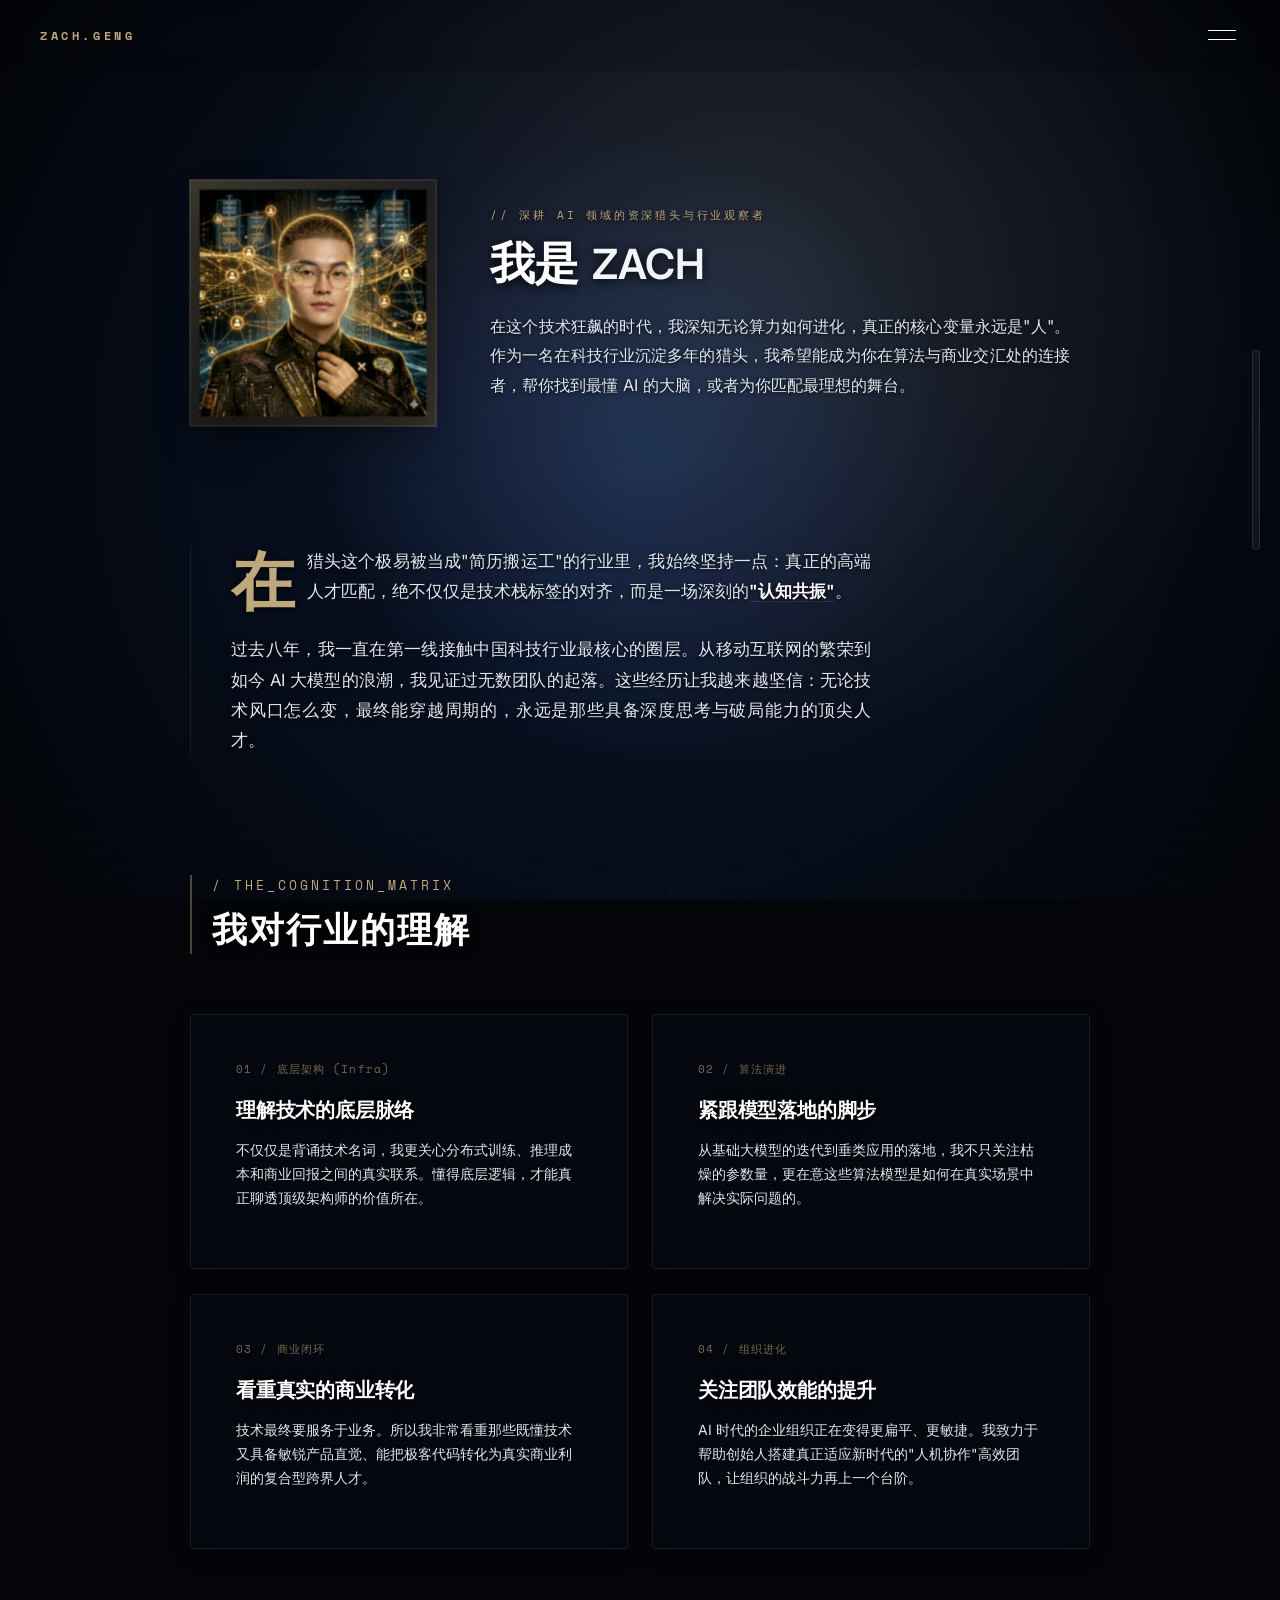
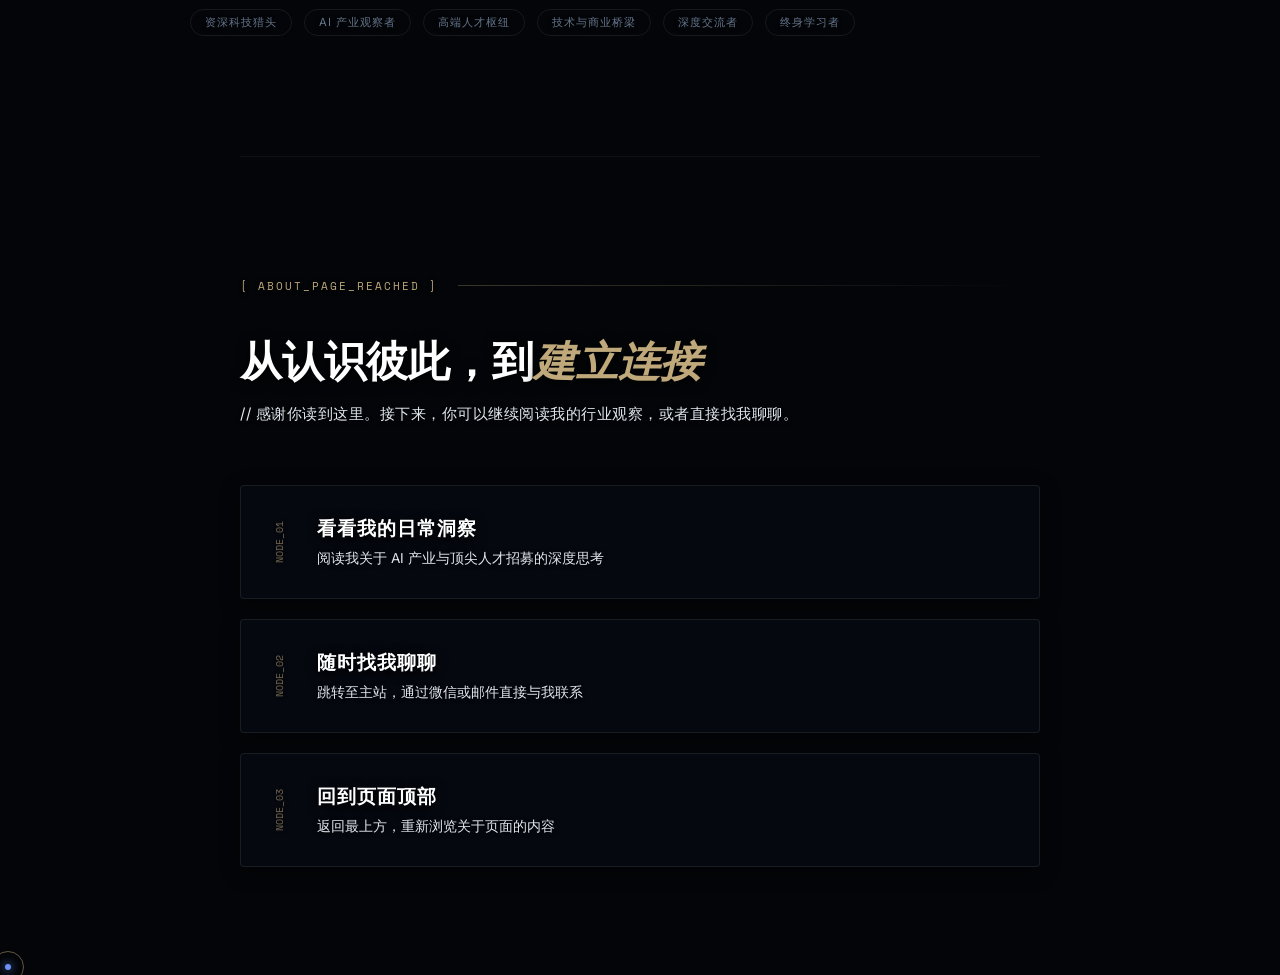
<file: about.html>
<!DOCTYPE html>
<html lang="zh-CN">
<head>
<meta charset="UTF-8">
<meta name="viewport" content="width=device-width, initial-scale=1.0">
<title>ZACH ｜ 涌现与回响 Emergence</title>
<link href="https://fonts.googleapis.com/css2?family=Inter:wght@300;400;600&family=Playfair+Display:ital,wght@0,700;1,700&family=Space+Mono&display=swap" rel="stylesheet">
<style>
:root {
--accent: #bfa87a;
--bg: #05080f;
--glass: rgba(255, 255, 255, 0.03);
--border: rgba(255, 255, 255, 0.08);
--text-main: #94a3b8;
--text-bright: #e2e8f0;
--leading-tight: 1.2;
--leading-normal: 1.8;
}
body {
font-family:'Inter', -apple-system, sans-serif;
background-color:#030508;
background-image: none !important;
color:#cbd5e1;
overflow-x:hidden;
-webkit-font-smoothing:antialiased;
cursor:none;
}
/* ─── 增强版：涌现深渊动态背景 (增加光亮度) ─── */
.ambient-background {
position: fixed; top: 0; left: 0; width: 100vw; height: 100vh;
z-index: -2; overflow: hidden; background-color: #030508;
pointer-events: none;
}
.ambient-glow-blue {
position: absolute; width: 150vw; height: 150vh; top: -25%; left: -25%;
background: radial-gradient(circle at center, rgba(16, 40, 90, 0.45) 0%, transparent 65%);
animation: driftBlue 25s infinite alternate ease-in-out;
}
.ambient-glow-gold {
position: absolute; width: 120vw; height: 120vh; top: -30%; right: -20%;
background: radial-gradient(circle at center, rgba(191, 168, 122, 0.15) 0%, transparent 55%);
animation: driftGold 30s infinite alternate ease-in-out;
mix-blend-mode: screen;
}
.resonance-core {
position: absolute; width: 80vw; height: 80vh; top: 10%; left: 10%;
background: radial-gradient(circle at center, rgba(16, 32, 65, 0.6) 0%, transparent 50%);
animation: corePulse 12s infinite alternate ease-in-out;
mix-blend-mode: screen;
}
.architect-grid {
position: absolute;
bottom: -30%; left: -50%;
width: 200%; height: 80%;
background-image:
linear-gradient(rgba(255, 255, 255, 0.02) 1px, transparent 1px),
linear-gradient(90deg, rgba(255, 255, 255, 0.02) 1px, transparent 1px);
background-size: 50px 50px;
transform: perspective(600px) rotateX(75deg);
animation: gridForward 15s linear infinite;
-webkit-mask-image: radial-gradient(ellipse at bottom, black 10%, transparent 60%);
mask-image: radial-gradient(ellipse at bottom, black 10%, transparent 60%);
}
@keyframes corePulse {
0% { opacity: 0.3; transform: scale(0.9); }
100% { opacity: 1; transform: scale(1.1); }
}
@keyframes driftBlue {
0% { transform: translate(0, 0) scale(1); }
100% { transform: translate(5%, 8%) scale(1.1); }
}
@keyframes driftGold {
0% { transform: translate(0, 0) scale(1); }
100% { transform: translate(-8%, 5%) scale(1.15); }
}
@keyframes gridForward {
0% { background-position: 0 0; }
100% { background-position: 0 50px; }
}
/* ─── Navigation (sync with index) ─── */
.glass-nav {
    position:fixed; top:0; left:0; right:0;
    display:flex; align-items:center; justify-content:space-between;
    height:70px;
    background:rgba(5,8,15,0.1);
    -webkit-backdrop-filter:blur(10px);
    backdrop-filter:blur(10px);
    border-bottom:1px solid transparent;
    z-index:100; padding:0 40px;
    transition:all 0.4s ease;
}
.glass-nav.scrolled {
    background:rgba(5,8,15,0.85);
    -webkit-backdrop-filter:blur(24px);
    backdrop-filter:blur(24px);
    border-bottom:1px solid rgba(255,255,255,0.08);
    box-shadow:0 10px 30px rgba(0,0,0,0.5);
}
.menu-trigger {
    background:none; border:none;
    cursor:pointer;
    display:flex; flex-direction:column;
    gap:8px;
    z-index:2000;
    padding:4px;
}
.menu-trigger .line {
    width:28px; height:1px;
    background-color:#fff;
    transition:all 0.4s cubic-bezier(0.16,1,0.3,1);
    border-radius:1px;
}
.menu-trigger.active .line:nth-child(1) {
    transform:translateY(4.5px) rotate(45deg);
}
.menu-trigger.active .line:nth-child(2) {
    transform:translateY(-4.5px) rotate(-45deg);
}
/* ─── Fullscreen Overlay ─── */
.fullscreen-overlay {
    position:fixed;
    top:0; left:0; width:100vw; height:100vh;
    background:rgba(5,8,15,0.88);
    -webkit-backdrop-filter:blur(40px);
    backdrop-filter:blur(40px);
    display:flex;
    justify-content:center;
    align-items:center;
    z-index:1500;
    opacity:0;
    pointer-events:none;
    transition:opacity 0.6s ease;
/* 🌟 核心修复：强制独立图层，彻底消除底层透视频闪 🌟 */
transform: translateZ(0);
-webkit-backface-visibility: hidden;
backface-visibility: hidden;
will-change: opacity;
}
.fullscreen-overlay.active {
    opacity:1;
    pointer-events:all;
}
/* ─── 导航菜单：绝对中轴线对称排版 ─── */
.overlay-links {
list-style: none; padding: 0;
width: 100%; max-width: 900px;
display: flex; flex-direction: column; align-items: center;
}
.overlay-links li {
margin: 30px 0; width: 100%;
transform: translateY(20px); opacity: 0;
transition: all 0.6s cubic-bezier(0.16, 1, 0.3, 1);
}
.fullscreen-overlay.active .overlay-links li { transform: translateY(0); opacity: 1; }
.fullscreen-overlay.active .overlay-links li:nth-child(1) { transition-delay: 0.1s; }
.fullscreen-overlay.active .overlay-links li:nth-child(2) { transition-delay: 0.2s; }
.fullscreen-overlay.active .overlay-links li:nth-child(3) { transition-delay: 0.3s; }
.fullscreen-overlay.active .overlay-links li:nth-child(4) { transition-delay: 0.4s; }
.overlay-links a {
text-decoration: none; display: flex; align-items: center; width: 100%;
}
.overlay-links a .zh {
flex: 1; text-align: right;
font-size: clamp(1.8rem, 4vw, 2.4rem);
font-weight: 500; color: #94a3b8;
letter-spacing: 15px;
padding-right: 40px;
transition: all 0.4s ease;
}
.overlay-links a .en {
flex: 1; text-align: left;
font-family: 'Space Mono', monospace;
font-size: 0.85rem; font-weight: 300;
color: #4a5568; text-transform: uppercase;
letter-spacing: 6px;
padding-left: 40px;
transition: all 0.4s ease;
}
.overlay-links a:hover .zh {
color: #fff;
text-shadow: 0 0 30px rgba(255,255,255,0.2);
}
.overlay-links a:hover .en {
color: #bfa87a;
}
.container { max-width: 900px; margin: 180px auto 120px; padding: 0 50px; }
/* ─── Hero Section ─── */
.profile-hero { display: grid; grid-template-columns: 220px 1fr; gap: 80px; margin-bottom: 120px; align-items: center; }
.avatar-box {
position: relative;
width: 220px;
height: 220px;
background: var(--bg);
border: 1px solid var(--border);
padding: 12px;
border-radius: 4px;
transform-style: preserve-3d;
perspective: 1000px;
transition: transform 0.6s cubic-bezier(0.23, 1, 0.32, 1);
cursor: none;
}
.avatar-box::before {
content: '';
position: absolute;
inset: -2px;
background: linear-gradient(45deg, transparent, var(--accent), transparent);
background-size: 200% 200%;
animation: borderGlow 4s linear infinite;
z-index: -1;
opacity: 0.3;
}
.avatar-box img {
width: 100%;
height: 100%;
object-fit: cover;
filter: grayscale(0.2) contrast(1.1);
transform: translateZ(30px);
box-shadow: 0 20px 40px rgba(0,0,0,0.4);
}
@keyframes borderGlow {
0% { background-position: 0% 50%; }
100% { background-position: 200% 50%; }
}
/* ─── 大标题：去花哨、重质感排版 ─── */
.hero-text h1 {
margin: 0 0 24px;
line-height: 1.1;
color: var(--text-bright);
font-family: 'Inter', -apple-system, BlinkMacSystemFont, sans-serif;
font-size: 2.8rem;
font-weight: 700;
letter-spacing: -1.5px;
}
.hero-text h1 span.en-title {
font-family: 'Inter', sans-serif;
font-style: normal;
font-weight: 600; /* 从 800 降到 600，消除粗笨感 */
color: #fff;
font-size: 2.6rem;
letter-spacing: 0;
margin-left: 15px;
display: inline-block;
opacity: 0.95;
}
.hero-text h1 span.en-title::after {
display: none !important;
}
.intro-lead {
font-size: 0.7rem;
font-family: 'Space Mono', monospace;
letter-spacing: 0.25em;
color: var(--accent);
margin-bottom: 16px;
text-transform: uppercase;
opacity: 0.8;
animation: decodeReveal 1s cubic-bezier(0.16, 1, 0.3, 1) 0.5s forwards;
}
.hero-desc {
font-size: 1.02rem;
line-height: 1.8;
color: var(--text-main);
max-width: 580px;
text-align: justify;
margin: 0;
}
.section-title {
font-family: 'Space Mono', monospace;
font-size: 0.75rem;
color: var(--accent);
letter-spacing: 0.3em;
text-transform: uppercase;
margin-bottom: 48px;
opacity: 0.8;
}
/* ─── 同步首页的大气标题排版 ─── */
.section-header {
text-align: left; margin-bottom: 40px; position: relative;
padding-left: 20px; border-left: 2px solid rgba(191,168,122,0.4);
}
.section-header .kicker {
font-family: 'Space Mono', Consolas, monospace; color: var(--accent);
font-size: 13px; letter-spacing: 3px; text-transform: uppercase; margin-bottom: 12px;
}
.section-header .main-title {
font-size: 2.2rem; font-weight: 700; letter-spacing: 2px;
margin: 0; color: #ffffff; font-family: 'Inter', sans-serif;
}
/* ─── 充实叙事区 ─── */
.philosophy-section { margin-bottom: 120px; border-left: 1px solid var(--border); padding-left: 40px; }
.philosophy-section p { font-size: 1.05rem; font-weight: 300; margin-bottom: 28px; color: var(--text-main); line-height: var(--leading-normal); text-align: justify; max-width: 640px; }
.philosophy-section p strong { color: var(--text-bright); font-weight: 600; border-bottom: 1px solid rgba(191, 168, 122, 0.2); }
.drop-cap::first-letter {
font-family: 'Playfair Display', serif;
font-size: 4rem;
float: left;
line-height: 0.8;
margin-right: 12px;
margin-top: 6px;
color: var(--accent);
font-weight: 700;
}
.matrix-grid { display: grid; grid-template-columns: repeat(2, 1fr); gap: 24px; margin-top: 60px; }
.matrix-card {
background: linear-gradient(135deg, rgba(255,255,255,0.03) 0%, rgba(255,255,255,0.01) 100%);
border: 1px solid var(--border); padding: 45px;
border-radius: 4px; transition: 0.6s cubic-bezier(0.16, 1, 0.3, 1);
}
.matrix-card:hover { background: rgba(191, 168, 122, 0.05); border-color: var(--accent); transform: translateY(-8px); }
.matrix-card h3 { color: #fff; margin-bottom: 12px; font-weight: 600; font-size: 1.25rem; letter-spacing: -0.01em; }
.matrix-card p { font-size: 0.875rem; color: #64748b; line-height: 1.7; }
.matrix-card .num { font-family: 'Space Mono', monospace; color: var(--accent); font-size: 0.7rem; display: block; margin-bottom: 20px; letter-spacing: 0.1em; opacity: 0.6; }
.tag-row { display: flex; flex-wrap: wrap; gap: 12px; margin: 60px 0; }
.tag-pill {
padding: 5px 14px; font-size: 0.7rem; letter-spacing: 1px;
border: 1px solid var(--border); color: #64748b; border-radius: 40px;
transition: all 0.5s ease; cursor: default;
}
.tag-pill:hover { border-color: var(--accent); color: var(--accent); background: rgba(191,168,122,0.05); }
/* ─── 底部交互 ─── */
.footer-cta {
text-align: center; padding: 100px 0; border-top: 1px solid var(--border);
background: linear-gradient(to bottom, transparent, rgba(191,168,122,0.02));
}
.cta-btn {
display: inline-block; padding: 18px 48px; border: 1px solid var(--accent);
color: #fff; text-decoration: none; font-size: 0.9rem; letter-spacing: 4px;
transition: 0.4s; position: relative; overflow: hidden;
}
.cta-btn:hover { background: var(--accent); color: #000; box-shadow: 0 0 30px rgba(191,168,122,0.3); }
/* ─── 脚注 ─── */
.fn-ref {
font-size: 0.65rem;
color: var(--accent);
vertical-align: super;
cursor: help;
opacity: 0.7;
transition: 0.3s;
}
.fn-ref:hover { opacity: 1; }
.footnotes {
margin-top: 120px;
padding-top: 20px;
border-top: 1px solid var(--border);
max-width: 640px;
font-size: 0.75rem;
color: #475569;
line-height: 1.7;
font-style: italic;
}
.footnotes p { margin-bottom: 8px; }
.footnotes .fn-label { color: var(--accent); font-family: 'Space Mono', monospace; margin-right: 8px; }
/* ─── Scrollbar (sync with index) ─── */
::-webkit-scrollbar { width:4px; }
::-webkit-scrollbar-track { background:#05080f; }
::-webkit-scrollbar-thumb { background:rgba(255,255,255,0.06); border-radius:2px; }
/* ─── 增强版揭幕动画 ─── */
@keyframes decodeReveal {
0% {
opacity: 0;
transform: translateY(30px) skewY(2deg);
filter: blur(10px);
}
100% {
opacity: 1;
transform: translateY(0) skewY(0);
filter: blur(0);
}
}
/* ─── 修复后的 Reveal 动画基类 ─── */
.reveal {
opacity: 0;
/* 删除了 will-change: transform, filter; 防止与高斯模糊冲突 */
}
.reveal.active {
animation: decodeReveal 1.2s cubic-bezier(0.16, 1, 0.3, 1) forwards;
}
/* 阶梯延迟：让卡片像神经网络一样逐个亮起 */
.matrix-card:nth-child(1) { animation-delay: 0.1s; }
.matrix-card:nth-child(2) { animation-delay: 0.25s; }
.matrix-card:nth-child(3) { animation-delay: 0.4s; }
.matrix-card:nth-child(4) { animation-delay: 0.55s; }
/* ─── 微信弹出层样式 ─── */
.wechat-modal {
position: fixed; top: 0; left: 0; width: 100%; height: 100%;
background: rgba(5, 8, 15, 0.95);
display: none; align-items: center; justify-content: center;
z-index: 2000; backdrop-filter: blur(10px);
}
.wechat-modal.active { display: flex; animation: fadeIn 0.4s ease; }
.modal-content {
width: 320px; background: var(--bg);
border: 1px solid var(--accent); padding: 30px;
box-shadow: 0 0 50px rgba(191, 168, 122, 0.15);
}
.modal-header { display: flex; justify-content: space-between; margin-bottom: 30px; }
.modal-header span { font-family: 'Space Mono', monospace; font-size: 0.7rem; color: var(--accent); }
.close-modal { background: none; border: none; color: #fff; font-size: 1.5rem; cursor: pointer; opacity: 0.5; }
.wechat-id-box {
display: flex; justify-content: space-between; align-items: center;
background: rgba(255, 255, 255, 0.03); border: 1px solid var(--border);
padding: 15px; margin-bottom: 20px;
}
#wechatId { font-family: 'Inter', sans-serif; font-weight: 600; color: #fff; }
#copyBtn {
background: var(--accent); border: none; color: #05080f;
padding: 6px 12px; font-family: 'Space Mono', monospace; font-size: 0.7rem; cursor: pointer;
}
.modal-hint { font-size: 0.75rem; color: #64748b; text-align: center; }
@keyframes fadeIn { from { opacity: 0; transform: scale(0.95); } to { opacity: 1; transform: scale(1); } }
/* ─── 进度条：像素级对齐首页 ─── */
.vertical-scroll-tracker {
position: fixed !important;
right: 20px !important;
top: 50% !important;
transform: translateY(-50%) !important;
width: 8px !important;
height: 200px !important;
background: rgba(255, 255, 255, 0.05) !important;
-webkit-backdrop-filter: blur(8px) !important;
backdrop-filter: blur(8px) !important;
border: 1px solid rgba(255, 255, 255, 0.1) !important;
border-radius: 20px !important;
z-index: 9999 !important;
padding: 2px !important;
display: flex !important;
flex-direction: column !important;
box-sizing: border-box !important;
cursor: grab !important;
}
.vertical-scroll-tracker:active {
cursor: grabbing !important;
}
.scroll-capsule {
width: 100% !important;
height: 0%;
background: linear-gradient(to bottom, #bfa87a, #e5d5b0) !important;
border-radius: 20px !important;
box-shadow: 0 0 12px rgba(191, 168, 122, 0.4) !important;
transition: height 0.15s cubic-bezier(0.16, 1, 0.3, 1) !important;
cursor: pointer !important;
position: relative !important;
top: 0 !important;
left: 0 !important;
}
@media (max-width: 768px) {
.vertical-scroll-tracker { display: none; }
}
/* ─── 关于页结尾终端样式 ─── */
.about-terminal-exit {
padding: 120px 0 100px;
max-width: 800px;
margin: 0 auto;
border-top: 1px solid rgba(255,255,255,0.05);
}
.terminal-header {
display: flex; align-items: center; gap: 20px; margin-bottom: 40px;
}
.status-code {
font-family: 'Space Mono', monospace; font-size: 0.7rem; color: var(--accent); letter-spacing: 2px;
}
.status-line {
flex-grow: 1; height: 1px; background: linear-gradient(to right, var(--accent), transparent); opacity: 0.3;
}
.terminal-title {
font-family: 'Playfair Display', serif; font-size: 2.6rem; color: #fff; margin-bottom: 20px; line-height: 1.2;
}
.terminal-title .resonance-text {
color: var(--accent); font-style: italic;
}
.terminal-desc {
font-family: 'Inter', sans-serif; color: #64748b; font-size: 0.95rem; margin-bottom: 60px; letter-spacing: 0.5px;
}
.terminal-actions {
display: flex; flex-direction: column; gap: 20px;
}
.terminal-node-card {
display: flex; align-items: center; padding: 30px;
background: rgba(255, 255, 255, 0.02); border: 1px solid rgba(255, 255, 255, 0.05);
border-radius: 4px; text-decoration: none; transition: all 0.4s cubic-bezier(0.16, 1, 0.3, 1);
}
.terminal-node-card:hover {
background: rgba(191, 168, 122, 0.05); border-color: var(--accent);
transform: translateX(10px);
}
.node-meta {
font-family: 'Space Mono', monospace; font-size: 0.65rem; color: var(--accent);
writing-mode: vertical-rl; transform: rotate(180deg); margin-right: 30px; opacity: 0.6;
}
.node-content { flex-grow: 1; }
.node-content h3 {
color: #f8fafc; font-size: 1.2rem; margin: 0 0 8px 0; letter-spacing: 1px;
}
.node-content p {
color: #64748b; font-size: 0.85rem; margin: 0;
}
.node-arrow {
font-family: 'Space Mono', monospace; color: var(--accent); font-size: 1.2rem; opacity: 0; transition: 0.3s;
}
.terminal-node-card:hover .node-arrow { opacity: 1; transform: translateX(5px); }
@media (max-width: 768px) {
.terminal-node-card { padding: 20px; }
.node-meta { display: none; }
}

/* ─── 核心升级：交互共振高光 (Hover Resonance Glow) ─── */
.glass-card, .feature-card, .matrix-card, .terminal-node-card {
transition: transform 0.4s cubic-bezier(0.16, 1, 0.3, 1),
border-color 0.4s ease,
box-shadow 0.4s cubic-bezier(0.16, 1, 0.3, 1),
opacity 0.6s ease, filter 0.6s ease;
box-shadow: 0 5px 20px rgba(0,0,0,0.4);
}
.glass-card:hover,
.feature-card:hover,
.matrix-card:hover,
.terminal-node-card:hover {
transform: translateY(-8px) scale(1.015);
border-color: rgba(191, 168, 122, 0.6) !important;
box-shadow:
0 30px 70px -15px rgba(0, 0, 0, 0.8),
0 0 25px rgba(191, 168, 122, 0.25),
0 0 50px rgba(191, 168, 122, 0.1),
0 0 70px rgba(191, 168, 122, 0.05);
}

/* ─── 核心升级：交互共振高光 (Hover Resonance Glow) ─── */
.glass-card, .feature-card, .matrix-card, .terminal-node-card {
transition: transform 0.4s cubic-bezier(0.16, 1, 0.3, 1),
border-color 0.4s ease,
box-shadow 0.4s cubic-bezier(0.16, 1, 0.3, 1),
opacity 0.6s ease, filter 0.6s ease;
box-shadow: 0 5px 20px rgba(0,0,0,0.4);
}
.glass-card:hover,
.feature-card:hover,
.matrix-card:hover,
.terminal-node-card:hover {
transform: translateY(-8px) scale(1.015);
border-color: rgba(191, 168, 122, 0.6) !important;
box-shadow:
0 30px 70px -15px rgba(0, 0, 0, 0.8),
0 0 25px rgba(191, 168, 122, 0.25),
0 0 50px rgba(191, 168, 122, 0.1),
0 0 70px rgba(191, 168, 122, 0.05);
}

/* ─── Custom Cursor ─── */
.custom-cursor-outer {
    position:fixed;
    width:30px; height:30px;
    border:1px solid rgba(191,168,122,0.5);
    border-radius:50%;
    transform:translate(-50%,-50%);
    pointer-events:none;
    z-index:9999;
    transition:width 0.2s, height 0.2s, background-color 0.2s, border-color 0.2s;
}
.custom-cursor-inner {
    position:fixed;
    width:6px; height:6px;
    background-color:#6e96ff;
    border-radius:50%;
    transform:translate(-50%,-50%);
    pointer-events:none;
    z-index:10000;
    box-shadow:0 0 10px #6e96ff;
    transition:width 0.2s, height 0.2s, box-shadow 0.2s;
    mix-blend-mode:difference;
}
.custom-cursor-outer.hover {
    width:50px; height:50px;
    background-color:rgba(110,150,255,0.1);
    border-color:transparent;
}
.custom-cursor-inner.hover {
    width:8px; height:8px;
    box-shadow:0 0 18px #6e96ff;
}

/* ─── 🌟 全站文字清晰度与对比度升级补丁 ─── */
/* 1. 调亮全局核心变量 */
:root {
--text-main: #cbd5e1 !important;
--text-bright: #ffffff !important;
}
/* 2. 全局基础文字提亮与文字阴影 */
body {
color: #e2e8f0 !important;
text-shadow: 0 1px 4px rgba(0, 0, 0, 0.9);
}
/* 3. 增强所有玻璃卡片的底色屏蔽力 */
.glass-card,
.blog-card,
.job-card,
.intel-card-content,
.terminal-node-card,
.signal-metric-card,
.matrix-card {
background: rgba(8, 12, 20, 0.55) !important;
backdrop-filter: blur(20px) saturate(120%) !important;
-webkit-backdrop-filter: blur(20px) saturate(120%) !important;
border: 1px solid rgba(255, 255, 255, 0.08) !important;
}
/* 4. 专门针对长文、简介、正文进行硬核提亮 */
p,
.blog-desc,
.job-excerpt,
.intel-fact,
.intel-echo-box,
.blog-content-full-sync,
.subtitle {
color: #e2e8f0 !important;
font-weight: 400 !important;
}
/* 5. 标题层级绝对高亮纯白 */
h1, h2, h3, h4,
.main-title,
.blog-title,
.job-title,
.section-title {
color: #ffffff !important;
text-shadow: 0 2px 12px rgba(0, 0, 0, 1) !important;
font-weight: 600 !important;
}
/* 6. 特殊标签和元数据的视觉平衡 */
.blog-tags, .job-tags .tag, .intel-time-tag .mono-hour {
color: #94a3b8 !important;
text-shadow: none !important;
}
</style>
</head>
<body>
<div class="user-cursor-glow-sync"></div>
<div class="ambient-background">
<div class="ambient-glow-blue"></div>
<div class="ambient-glow-gold"></div>
<div class="resonance-core"></div>
<div class="architect-grid"></div>
</div>

<!-- ═══ Navigation (sync with index) ═══ -->
<nav class="glass-nav minimal">
<a href="index.html" style="text-decoration: none; font-family: 'Space Mono', monospace; font-size: 0.75rem; letter-spacing: 0.3em; color: #bfa87a; text-transform: uppercase; font-weight: bold;">
ZACH.GENG
</a>
<button class="menu-trigger" id="menuToggle">
<span class="line"></span>
<span class="line"></span>
</button>
</nav>
<div class="fullscreen-overlay" id="navOverlay">
<ul class="overlay-links">
<li><a href="index.html"><span class="zh">首页</span><span class="en">Home</span></a></li>
<li><a href="index.html#insights"><span class="zh">思想</span><span class="en">Insights</span></a></li>
<li><a href="jobs.html"><span class="zh">职位</span><span class="en">Jobs</span></a></li>
<li><a href="about.html"><span class="zh">关于我</span><span class="en">About</span></a></li>
</ul>
</div>
<div class="container">
<section class="profile-hero">
<div class="avatar-box">
<img src="avatar.png" alt="Zach Geng">
</div>
<div class="hero-text">
<div class="intro-lead">// 深耕 AI 领域的资深猎头与行业观察者</div>
<h1>我是<span class="en-title">ZACH</span></h1>
<p class="hero-desc">
在这个技术狂飙的时代，我深知无论算力如何进化，真正的核心变量永远是"人"。作为一名在科技行业沉淀多年的猎头，我希望能成为你在算法与商业交汇处的连接者，帮你找到最懂 AI 的大脑，或者为你匹配最理想的舞台。
</p>
</div>
</section>
<section class="philosophy-section reveal">
<p class="drop-cap">在猎头这个极易被当成"简历搬运工"的行业里，我始终坚持一点：真正的高端人才匹配，绝不仅仅是技术栈标签的对齐，而是一场深刻的<strong>"认知共振"</strong>。</p>
<p>过去八年，我一直在第一线接触中国科技行业最核心的圈层。从移动互联网的繁荣到如今 AI 大模型的浪潮，我见证过无数团队的起落。这些经历让我越来越坚信：无论技术风口怎么变，最终能穿越周期的，永远是那些具备深度思考与破局能力的顶尖人才。</p>
</section>
<section>
<div class="section-header">
<div class="kicker">/ THE_COGNITION_MATRIX</div>
<h2 class="main-title">我对行业的理解</h2>
</div>
<div class="matrix-grid">
<div class="matrix-card reveal">
<span class="num">01 / 底层架构 (Infra)</span>
<h3>理解技术的底层脉络</h3>
<p>不仅仅是背诵技术名词，我更关心分布式训练、推理成本和商业回报之间的真实联系。懂得底层逻辑，才能真正聊透顶级架构师的价值所在。</p>
</div>
<div class="matrix-card reveal">
<span class="num">02 / 算法演进</span>
<h3>紧跟模型落地的脚步</h3>
<p>从基础大模型的迭代到垂类应用的落地，我不只关注枯燥的参数量，更在意这些算法模型是如何在真实场景中解决实际问题的。</p>
</div>
<div class="matrix-card reveal">
<span class="num">03 / 商业闭环</span>
<h3>看重真实的商业转化</h3>
<p>技术最终要服务于业务。所以我非常看重那些既懂技术又具备敏锐产品直觉、能把极客代码转化为真实商业利润的复合型跨界人才。</p>
</div>
<div class="matrix-card reveal">
<span class="num">04 / 组织进化</span>
<h3>关注团队效能的提升</h3>
<p>AI 时代的企业组织正在变得更扁平、更敏捷。我致力于帮助创始人搭建真正适应新时代的"人机协作"高效团队，让组织的战斗力再上一个台阶。</p>
</div>
</div>
</section>
<section class="tag-row reveal">
<div class="tag-pill">资深科技猎头</div>
<div class="tag-pill">AI 产业观察者</div>
<div class="tag-pill">高端人才枢纽</div>
<div class="tag-pill">技术与商业桥梁</div>
<div class="tag-pill">深度交流者</div>
<div class="tag-pill">终身学习者</div>
</section>
</div>
<section class="about-terminal-exit reveal">
<div class="terminal-header">
<span class="status-code">[ ABOUT_PAGE_REACHED ]</span>
<div class="status-line"></div>
</div>
<h2 class="terminal-title">
从认识彼此，到<span class="resonance-text">建立连接</span>
</h2>
<p class="terminal-desc">
// 感谢你读到这里。接下来，你可以继续阅读我的行业观察，或者直接找我聊聊。
</p>
<div class="terminal-actions">
<a href="index.html#insights" class="terminal-node-card">
<div class="node-meta">NODE_01</div>
<div class="node-content">
<h3>看看我的日常洞察</h3>
<p>阅读我关于 AI 产业与顶尖人才招募的深度思考</p>
</div>
<div class="node-arrow">→</div>
</a>
<a href="index.html#connect" class="terminal-node-card">
<div class="node-meta">NODE_02</div>
<div class="node-content">
<h3>随时找我聊聊</h3>
<p>跳转至主站，通过微信或邮件直接与我联系</p>
</div>
<div class="node-arrow">→</div>
</a>
<a href="javascript:void(0)" onclick="window.scrollTo({top:0, behavior:'smooth'})" class="terminal-node-card reset">
<div class="node-meta">NODE_03</div>
<div class="node-content">
<h3>回到页面顶部</h3>
<p>返回最上方，重新浏览关于页面的内容</p>
</div>
<div class="node-arrow">↑</div>
</a>
</div>
</section>
<script>
/* ─── Scroll Reveal (模糊入场) ─── */
var observer=new IntersectionObserver(function(entries){
entries.forEach(function(entry){
if(entry.isIntersecting){
entry.target.classList.add('active');
observer.unobserve(entry.target);
}
});
},{threshold:0.15});
document.querySelectorAll('.reveal').forEach(function(el){observer.observe(el)});
/* ─── Menu Toggle (sync with index) ─── */
var toggleBtn=document.getElementById('menuToggle');
var overlay=document.getElementById('navOverlay');
if(toggleBtn&&overlay){
    toggleBtn.addEventListener('click',function(){
        toggleBtn.classList.toggle('active');
        overlay.classList.toggle('active');
    });
    overlay.addEventListener('click',function(e){
        if(e.target===overlay||e.target.closest('a')){toggleBtn.classList.remove('active');overlay.classList.remove('active')}
    });
}
/* ─── Glass Nav Scroll ─── */
(function(){
    var nav=document.querySelector('.glass-nav');
    if(!nav)return;
    function checkScroll(){
        if(window.scrollY>50){nav.classList.add('scrolled')}
        else{nav.classList.remove('scrolled')}
    }
    window.addEventListener('scroll',checkScroll,{passive:true});
    checkScroll();
})();
/* ─── 修正版：头像 3D 磁吸悬浮 (仅悬停时触发) ─── */
(function(){
const avatar = document.querySelector('.avatar-box');
if (avatar) {
avatar.addEventListener('mousemove', function(e){
avatar.style.transition = 'none';
const rect = avatar.getBoundingClientRect();
const ax = (e.clientX - (rect.left + rect.width / 2)) * 0.1;
const ay = (e.clientY - (rect.top + rect.height / 2)) * 0.1;
avatar.style.transform = 'perspective(1000px) rotateY(' + ax + 'deg) rotateX(' + (-ay) + 'deg) translateY(-10px)';
});
avatar.addEventListener('mouseleave', function(){
avatar.style.transition = 'transform 0.6s cubic-bezier(0.23, 1, 0.32, 1)';
avatar.style.transform = 'perspective(1000px) rotateY(0deg) rotateX(0deg) translateY(0)';
});
}
})();
</script>
<div id="wechatModal" class="wechat-modal">
<div class="modal-content">
<div class="modal-header">
<span>[ CONNECT_VIA_WECHAT ]</span>
<button class="close-modal">&times;</button>
</div>
<div class="modal-body">
<div class="wechat-id-box">
<span id="wechatId">Headhunter_Zach</span>
<button id="copyBtn">COPY</button>
</div>
<p class="modal-hint">添加时请备注：来自个人网站</p>
</div>
</div>
</div>
<div class="vertical-scroll-tracker">
<div class="scroll-capsule" id="scrollCapsule"></div>
</div>
<script>
/* ─── 微信弹窗逻辑 ─── */
function toggleWechat() {
document.getElementById('wechatModal').classList.toggle('active');
}
document.addEventListener('DOMContentLoaded', function(){
const closeBtn = document.querySelector('.close-modal');
if(closeBtn) closeBtn.onclick = toggleWechat;
window.onclick = function(event) {
var modal = document.getElementById('wechatModal');
if (event.target == modal) toggleWechat();
}
const copyBtn = document.getElementById('copyBtn');
if(copyBtn) {
copyBtn.onclick = function() {
var text = document.getElementById('wechatId').innerText;
navigator.clipboard.writeText(text).then(function(){
copyBtn.innerText = 'COPIED!';
setTimeout(function(){ copyBtn.innerText = 'COPY'; }, 2000);
});
};
}
/* ─── 垂直胶囊进度条逻辑 (首页克隆版) ─── */
(function(){
var tracker = document.querySelector('.vertical-scroll-tracker');
var capsule = document.getElementById('scrollCapsule');
if(!tracker || !capsule) return;
var isDragging = false;
function updateFromScroll(){
var s = document.body.scrollTop || document.documentElement.scrollTop;
var h = document.documentElement.scrollHeight - document.documentElement.clientHeight;
if (h <= 0) return;
capsule.style.height = ((s / h) * 100) + '%';
}
function scrollFromY(clientY){
var rect = tracker.getBoundingClientRect();
var p = Math.max(0, Math.min(1, (clientY - rect.top) / rect.height));
window.scrollTo(0, p * (document.documentElement.scrollHeight - document.documentElement.clientHeight));
}
capsule.addEventListener('mousedown', function(e){ isDragging = true; e.preventDefault(); });
document.addEventListener('mousemove', function(e){ if(isDragging) scrollFromY(e.clientY); });
document.addEventListener('mouseup', function(){ isDragging = false; });
tracker.addEventListener('click', function(e){ if(e.target !== capsule) scrollFromY(e.clientY); });
capsule.addEventListener('touchstart', function(e){ isDragging = true; e.preventDefault(); });
document.addEventListener('touchmove', function(e){ if(isDragging) scrollFromY(e.touches[0].clientY); });
document.addEventListener('touchend', function(){ isDragging = false; });
window.addEventListener('scroll', updateFromScroll, {passive: true});
var retry = setInterval(updateFromScroll, 100);
setTimeout(function(){ clearInterval(retry); }, 3000);
updateFromScroll();
})();
});
/* ─── Custom Cursor ─── */
(function(){
    var outer=document.createElement('div');
    outer.className='custom-cursor-outer';
    var inner=document.createElement('div');
    inner.className='custom-cursor-inner';
    document.body.appendChild(outer);
    document.body.appendChild(inner);

    var mx=0, my=0;

    document.addEventListener('mousemove',function(e){
        mx=e.clientX; my=e.clientY;
        outer.style.left=mx+'px';
        outer.style.top=my+'px';
        inner.style.left=mx+'px';
        inner.style.top=my+'px';
    });

    document.addEventListener('mouseover',function(e){
        var t=e.target.closest('a, .glass-card, .feed-item, .insight-card, .connect-card, .stat-card, button, .footer-cta-btn');
        if(t){
            outer.classList.add('hover');
            inner.classList.add('hover');
        }
    });

    document.addEventListener('mouseout',function(e){
        var t=e.target.closest('a, .glass-card, .feed-item, .insight-card, .connect-card, .stat-card, button, .footer-cta-btn');
        if(t){
            outer.classList.remove('hover');
            inner.classList.remove('hover');
        }
    });
})();
</script>
</body>
</html>
</file>
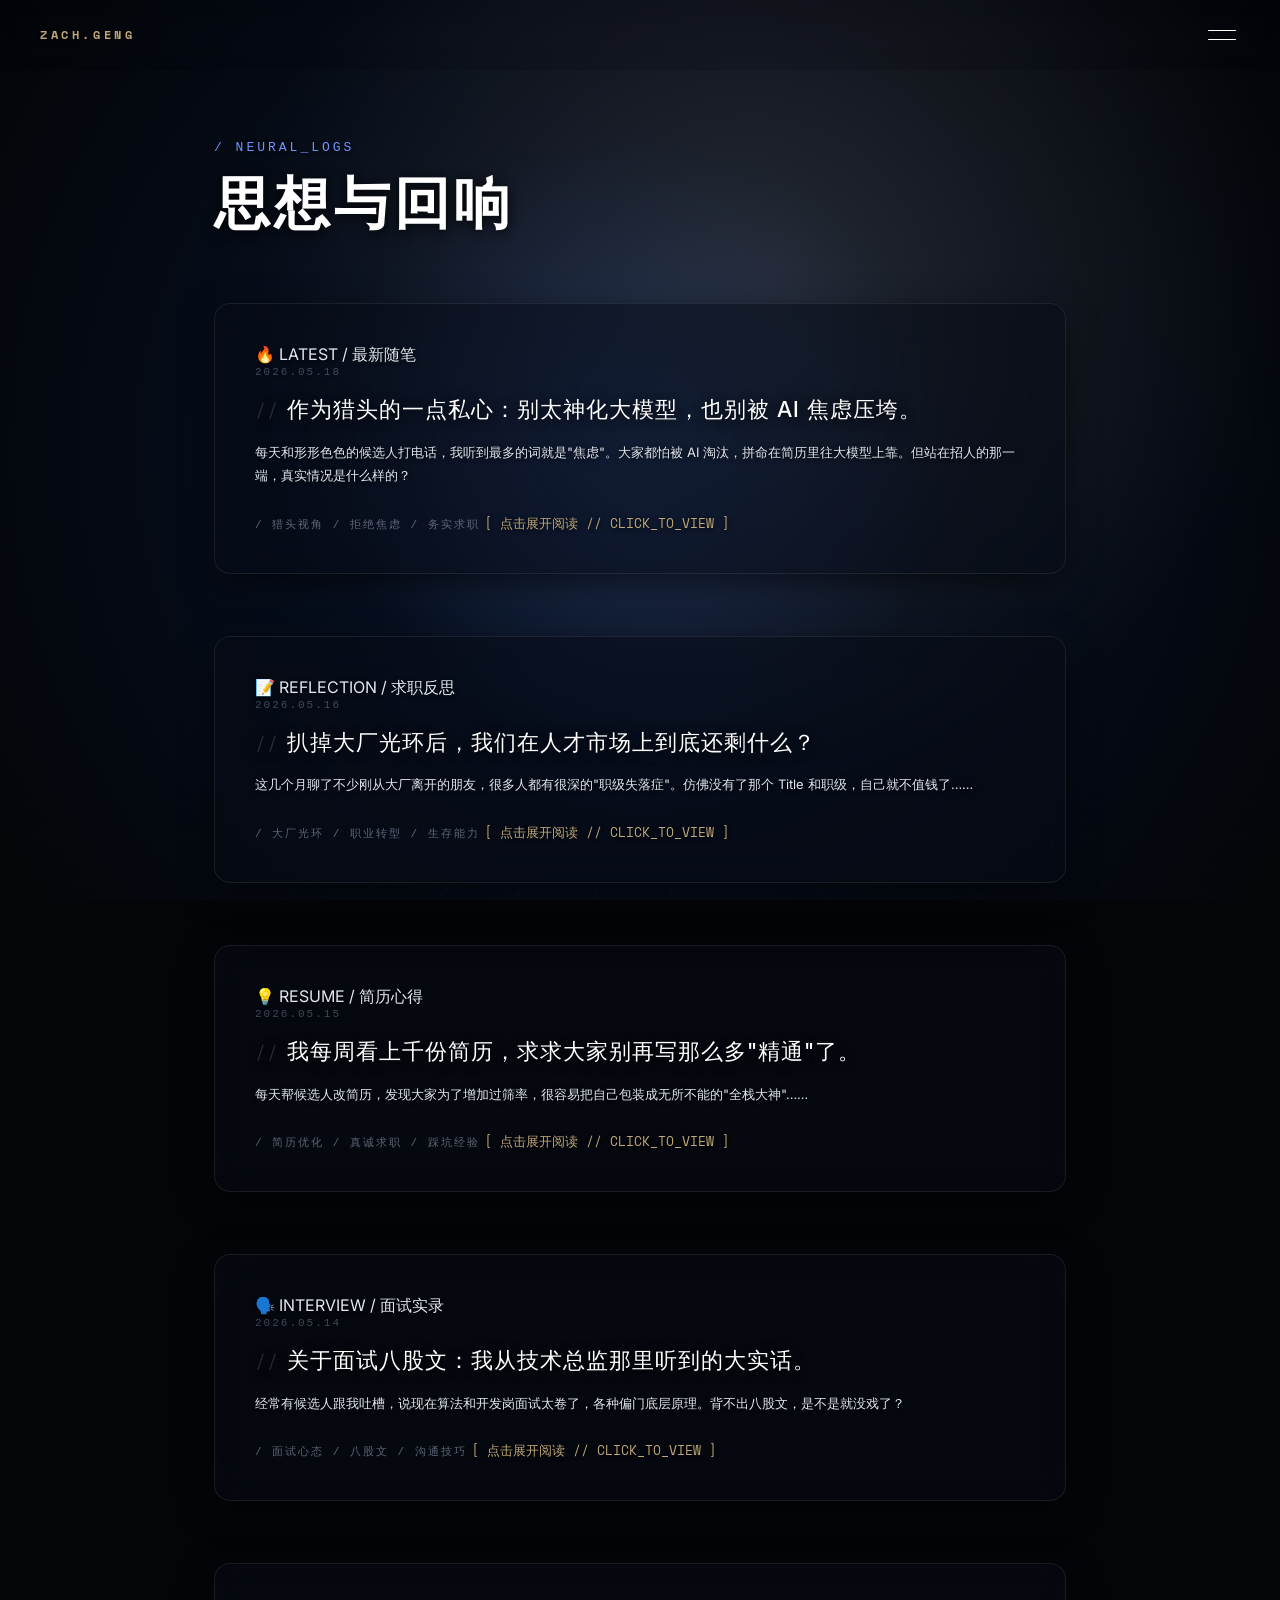
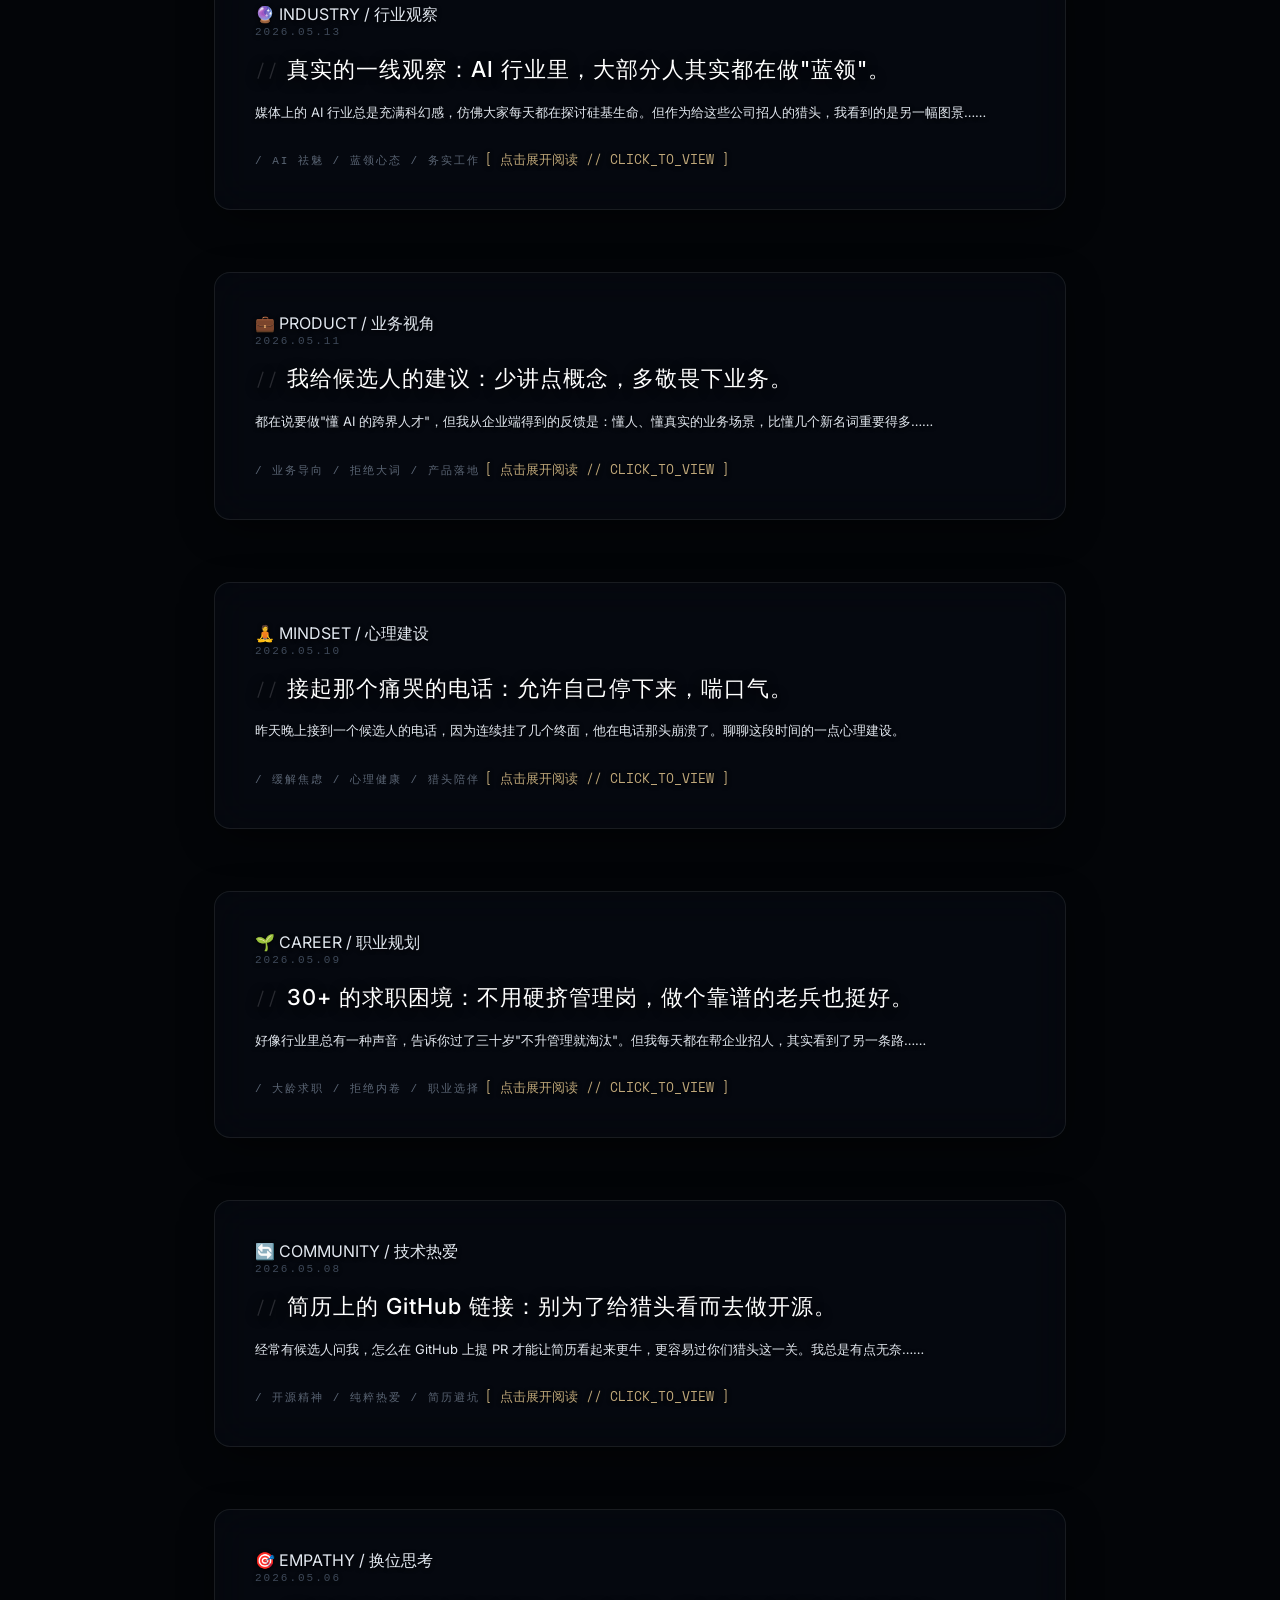
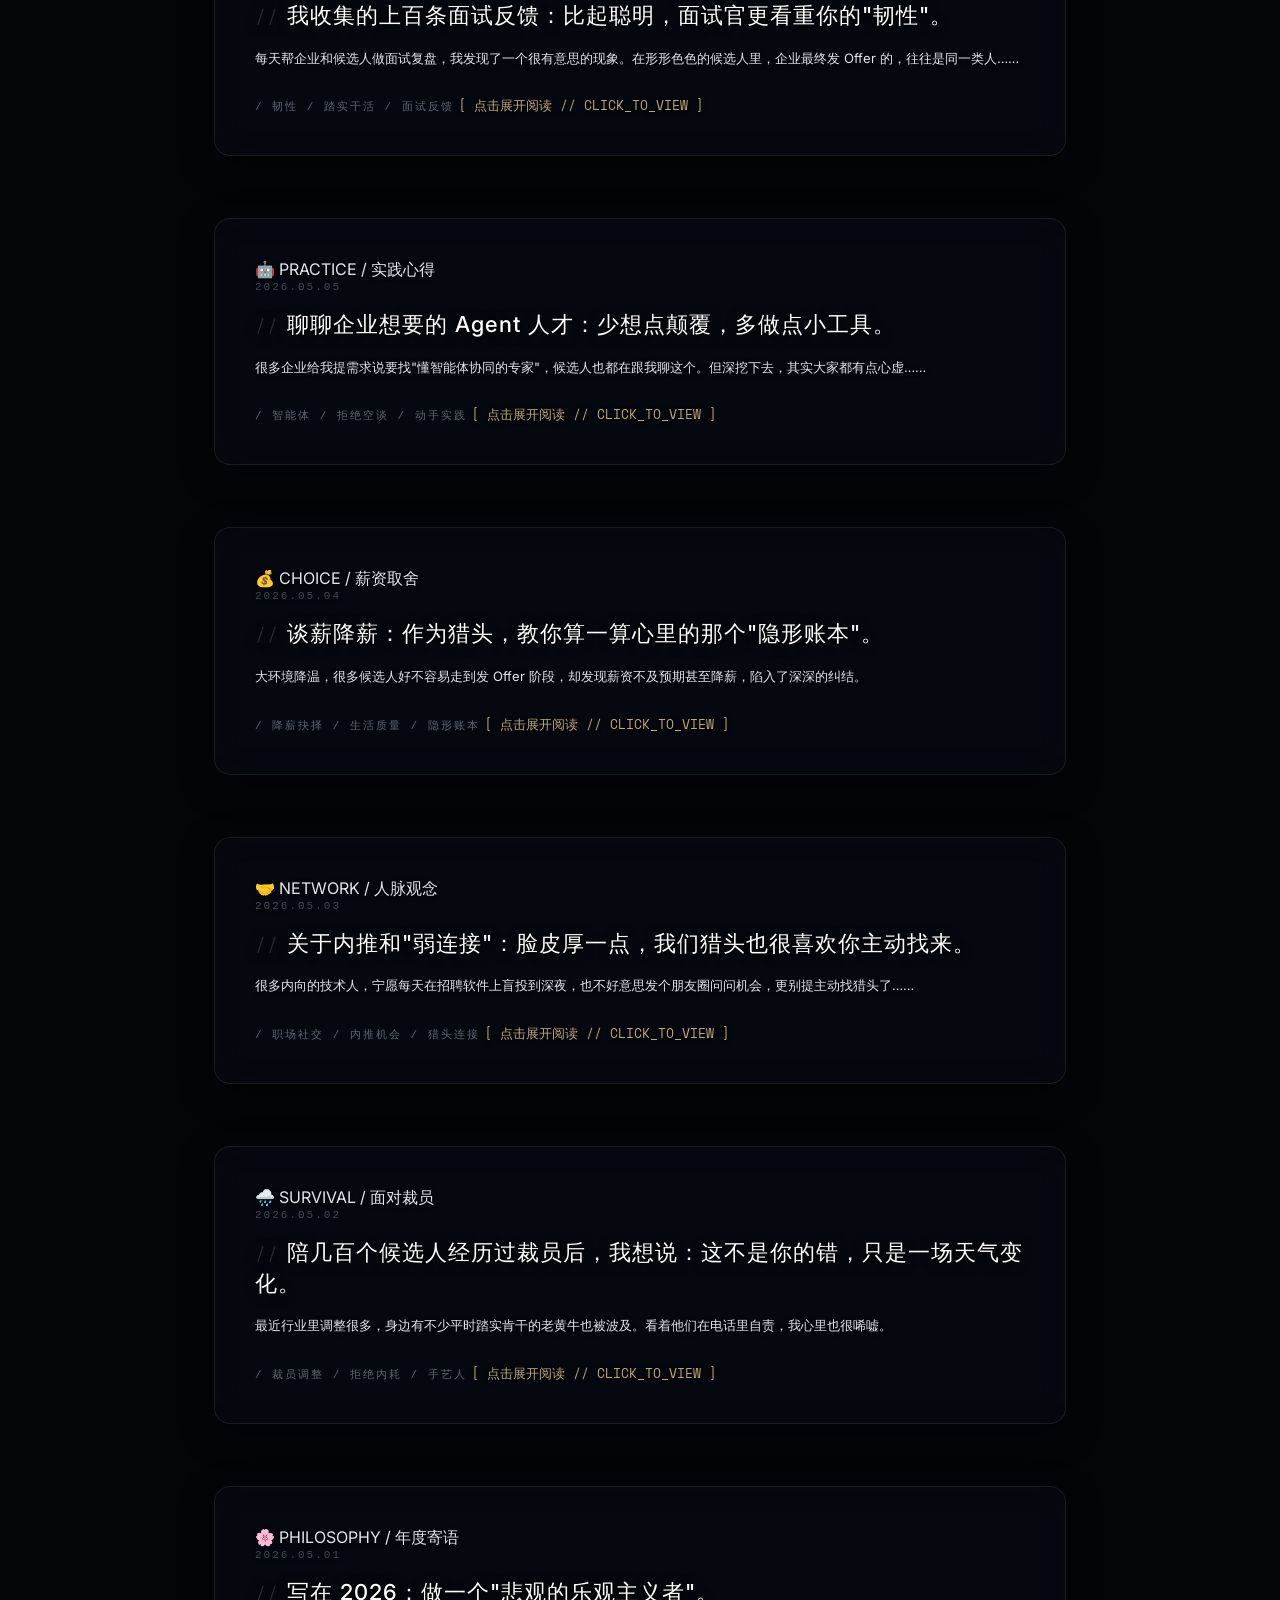
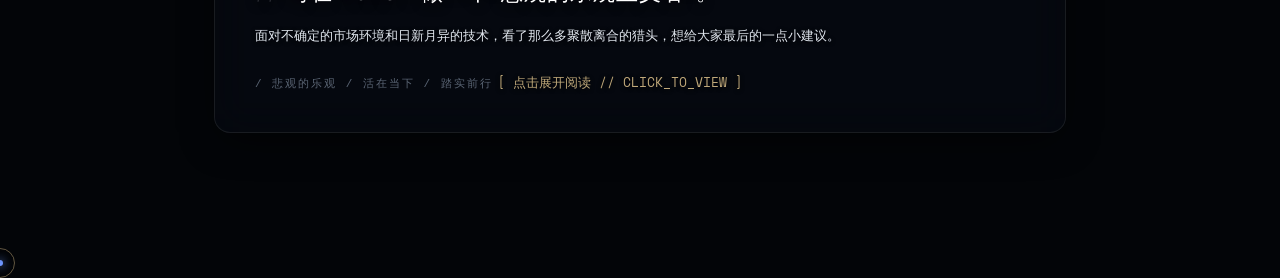
<file: blog.html>
<!DOCTYPE html>
<html lang="zh-CN">
<head>
<meta charset="UTF-8">
<meta name="viewport" content="width=device-width, initial-scale=1.0">
<title>ZACH ｜ 涌现与回响 Emergence</title>
<link rel="preconnect" href="https://fonts.googleapis.com">
<link rel="preconnect" href="https://fonts.gstatic.com" crossorigin>
    <link href="https://fonts.googleapis.com/css2?family=Inter:wght@300;400;500;600;700&family=Playfair+Display:ital,wght@0,400;0,700;1,700&family=Space+Mono&display=swap" rel="stylesheet">
<style>
*, *::before, *::after { margin:0; padding:0; box-sizing:border-box; }
html { scroll-behavior:smooth; }
body {
font-family:'Inter', -apple-system, sans-serif;
background-color:#030508;
background-image: none !important;
color:#cbd5e1;
overflow-x:hidden;
-webkit-font-smoothing:antialiased;
cursor:none;
}
/* ─── 增强版：涌现深渊动态背景 (增加光亮度) ─── */
.ambient-background {
position: fixed; top: 0; left: 0; width: 100vw; height: 100vh;
z-index: -2; overflow: hidden; background-color: #030508;
pointer-events: none;
}
.ambient-glow-blue {
position: absolute; width: 150vw; height: 150vh; top: -25%; left: -25%;
background: radial-gradient(circle at center, rgba(16, 40, 90, 0.45) 0%, transparent 65%);
animation: driftBlue 25s infinite alternate ease-in-out;
}
.ambient-glow-gold {
position: absolute; width: 120vw; height: 120vh; top: -30%; right: -20%;
background: radial-gradient(circle at center, rgba(191, 168, 122, 0.15) 0%, transparent 55%);
animation: driftGold 30s infinite alternate ease-in-out;
mix-blend-mode: screen;
}
.resonance-core {
position: absolute; width: 80vw; height: 80vh; top: 10%; left: 10%;
background: radial-gradient(circle at center, rgba(16, 32, 65, 0.6) 0%, transparent 50%);
animation: corePulse 12s infinite alternate ease-in-out;
mix-blend-mode: screen;
}
.architect-grid {
position: absolute;
bottom: -30%; left: -50%;
width: 200%; height: 80%;
background-image:
linear-gradient(rgba(255, 255, 255, 0.02) 1px, transparent 1px),
linear-gradient(90deg, rgba(255, 255, 255, 0.02) 1px, transparent 1px);
background-size: 50px 50px;
transform: perspective(600px) rotateX(75deg);
animation: gridForward 15s linear infinite;
-webkit-mask-image: radial-gradient(ellipse at bottom, black 10%, transparent 60%);
mask-image: radial-gradient(ellipse at bottom, black 10%, transparent 60%);
}
@keyframes corePulse {
0% { opacity: 0.3; transform: scale(0.9); }
100% { opacity: 1; transform: scale(1.1); }
}
@keyframes driftBlue {
0% { transform: translate(0, 0) scale(1); }
100% { transform: translate(5%, 8%) scale(1.1); }
}
@keyframes driftGold {
0% { transform: translate(0, 0) scale(1); }
100% { transform: translate(-8%, 5%) scale(1.15); }
}
@keyframes gridForward {
0% { background-position: 0 0; }
100% { background-position: 0 50px; }
}

/* ─── 核心升级：交互共振高光 (Hover Resonance Glow) ─── */
.glass-card, .feature-card, .matrix-card, .terminal-node-card {
transition: transform 0.4s cubic-bezier(0.16, 1, 0.3, 1),
border-color 0.4s ease,
box-shadow 0.4s cubic-bezier(0.16, 1, 0.3, 1),
opacity 0.6s ease, filter 0.6s ease;
box-shadow: 0 5px 20px rgba(0,0,0,0.4);
}
.glass-card:hover,
.feature-card:hover,
.matrix-card:hover,
.terminal-node-card:hover {
transform: translateY(-8px) scale(1.015);
border-color: rgba(191, 168, 122, 0.6) !important;
box-shadow:
0 30px 70px -15px rgba(0, 0, 0, 0.8),
0 0 25px rgba(191, 168, 122, 0.25),
0 0 50px rgba(191, 168, 122, 0.1),
0 0 70px rgba(191, 168, 122, 0.05);
}

/* ─── 贵族噪声 Film Grain ─── */
body::before {
    content:"";
    position:fixed;
    top:0; left:0; width:100%; height:100%;
    background-image:url('https://grainy-gradients.vercel.app/noise.svg');
    opacity:0.03;
    pointer-events:none;
    z-index:999;
}
::selection { background:rgba(255,255,255,0.1); }

/* ─── Section Breathing ─── */
section { position:relative; padding:160px 0; border-bottom:1px solid rgba(255,255,255,0.02); background:transparent !important; }
section::after {
    content:'';
    position:absolute;
    top:50%; left:50%;
    transform:translate(-50%,-50%);
    width:80%; height:80%;
    background:radial-gradient(circle, rgba(110,150,255,0.03) 0%, transparent 70%);
    pointer-events:none;
    z-index:-1;
}

/* ─── Light Leaks ─── */
#matrix::before, #daily::before {
    content:''; position:absolute; top:0; width:60%; height:100%;
    background:radial-gradient(circle at center, rgba(30,45,80,0.08) 0%, transparent 60%);
    pointer-events:none; z-index:-1;
}
#matrix::before { left:-20%; }
#daily::before { right:-20%; }

/* ─── Scroll Reveal ─── */
.reveal-up {
    opacity:0;
    transform:translateY(40px);
    transition:all 0.8s cubic-bezier(0.16,1,0.3,1);
}
.reveal-up.active {
    opacity:1;
    transform:translateY(0);
}

/* ─── Manifesto ─── */
.manifesto-section {
    padding:80px 0 120px;
    margin-top:-10px;
    position:relative;
    z-index:2;
    background:transparent !important;
}
.manifesto-text {
    font-size:20px;
    line-height:2.2;
    color:#cbd5e1;
    font-weight:300;
    text-shadow:0 0 20px rgba(255,255,255,0.05);
}
.manifesto-signature {
    margin-top:30px;
    font-family:'SF Mono', Consolas, 'Courier New', monospace;
    color:#bfa87a;
    letter-spacing:4px;
    font-size:14px;
}

/* ─── Custom Cursor ─── */
.custom-cursor-outer {
    position:fixed;
    width:30px; height:30px;
    border:1px solid rgba(191,168,122,0.5);
    border-radius:50%;
    transform:translate(-50%,-50%);
    pointer-events:none;
    z-index:9999;
    transition:width 0.2s, height 0.2s, background-color 0.2s, border-color 0.2s;
}
.custom-cursor-inner {
    position:fixed;
    width:6px; height:6px;
    background-color:#6e96ff;
    border-radius:50%;
    transform:translate(-50%,-50%);
    pointer-events:none;
    z-index:10000;
    box-shadow:0 0 10px #6e96ff;
    transition:width 0.2s, height 0.2s, box-shadow 0.2s;
    mix-blend-mode:difference;
}
.custom-cursor-outer.hover {
    width:50px; height:50px;
    background-color:rgba(110,150,255,0.1);
    border-color:transparent;
}
.custom-cursor-inner.hover {
    width:8px; height:8px;
    box-shadow:0 0 18px #6e96ff;
}

/* ─── Glass Navigation ─── */
.glass-nav {
    position:fixed; top:0; left:0; right:0;
    display:flex; align-items:center; justify-content:space-between;
    height:70px;
    background:rgba(5,8,15,0.1);
    -webkit-backdrop-filter:blur(10px);
    backdrop-filter:blur(10px);
    border-bottom:1px solid transparent;
    z-index:100; padding:0 40px;
    transition:all 0.4s ease;
}
.glass-nav.scrolled {
    background:rgba(5,8,15,0.85);
    -webkit-backdrop-filter:blur(24px);
    backdrop-filter:blur(24px);
    border-bottom:1px solid rgba(255,255,255,0.08);
    box-shadow:0 10px 30px rgba(0,0,0,0.5);
}
.glass-nav .nav-brand {
    display:flex; align-items:center; gap:12px;
    font-size:0.95rem; font-weight:600; color:#fff; letter-spacing:4px;
    text-transform:uppercase;
}
.glass-nav .nav-brand .brand-name {
    background: linear-gradient(135deg, #fff 40%, #bfa87a 100%);
    -webkit-background-clip:text;
    -webkit-text-fill-color:transparent;
    background-clip:text;
}
.glass-nav .brand-dot {
    width:7px; height:7px; border-radius:50%;
    background:#bfa87a;
    box-shadow:0 0 10px rgba(191,168,122,0.6);
}
.menu-trigger {
    background:none; border:none;
    cursor:pointer;
    display:flex; flex-direction:column;
    gap:8px;
    z-index:2000;
    padding:4px;
}
.menu-trigger .line {
    width:28px; height:1px;
    background-color:#fff;
    transition:all 0.4s cubic-bezier(0.16,1,0.3,1);
    border-radius:1px;
}
.menu-trigger.active .line:nth-child(1) {
    transform:translateY(4.5px) rotate(45deg);
}
.menu-trigger.active .line:nth-child(2) {
    transform:translateY(-4.5px) rotate(-45deg);
}

/* ─── Fullscreen Overlay ─── */
.fullscreen-overlay {
    position:fixed;
    top:0; left:0; width:100vw; height:100vh;
    background:rgba(5,8,15,0.88);
    -webkit-backdrop-filter:blur(40px);
    backdrop-filter:blur(40px);
    display:flex;
    justify-content:center;
    align-items:center;
    z-index:1500;
    opacity:0;
    pointer-events:none;
    transition:opacity 0.6s ease;
/* 🌟 核心修复：强制独立图层，彻底消除底层透视频闪 🌟 */
transform: translateZ(0);
-webkit-backface-visibility: hidden;
backface-visibility: hidden;
will-change: opacity;
}
.fullscreen-overlay.active {
    opacity:1;
    pointer-events:all;
}
/* ─── 导航菜单：绝对中轴线对称排版 ─── */
.overlay-links {
list-style: none; padding: 0;
width: 100%; max-width: 900px;
display: flex; flex-direction: column; align-items: center;
}
.overlay-links li {
margin: 30px 0; width: 100%;
transform: translateY(20px); opacity: 0;
transition: all 0.6s cubic-bezier(0.16, 1, 0.3, 1);
}
.fullscreen-overlay.active .overlay-links li { transform: translateY(0); opacity: 1; }
.fullscreen-overlay.active .overlay-links li:nth-child(1) { transition-delay: 0.1s; }
.fullscreen-overlay.active .overlay-links li:nth-child(2) { transition-delay: 0.2s; }
.fullscreen-overlay.active .overlay-links li:nth-child(3) { transition-delay: 0.3s; }
.fullscreen-overlay.active .overlay-links li:nth-child(4) { transition-delay: 0.4s; }
.overlay-links a {
text-decoration: none; display: flex; align-items: center; width: 100%;
}
.overlay-links a .zh {
flex: 1; text-align: right;
font-size: clamp(1.8rem, 4vw, 2.4rem);
font-weight: 500; color: #94a3b8;
letter-spacing: 15px;
padding-right: 40px;
transition: all 0.4s ease;
}
.overlay-links a .en {
flex: 1; text-align: left;
font-family: 'Space Mono', monospace;
font-size: 0.85rem; font-weight: 300;
color: #4a5568; text-transform: uppercase;
letter-spacing: 6px;
padding-left: 40px;
transition: all 0.4s ease;
}
.overlay-links a:hover .zh {
color: #fff;
text-shadow: 0 0 30px rgba(255,255,255,0.2);
}
.overlay-links a:hover .en {
color: #bfa87a;
}

/* ─── Hero ─── */
.hero {
    position:relative;
    width:100%;
    min-height:100vh;
    background:transparent;
    display:flex; flex-direction:column;
    align-items:center; justify-content:center;
    overflow:hidden;
}
.hero-video {
    position:absolute; top:0; left:50%;
    transform:translateX(-50%) translateZ(0);
    width:100%; height:100%;
    min-width:101vw;
    object-fit:cover;
    filter:brightness(0.5) contrast(1.1);
    transition:transform 0.8s cubic-bezier(0.16, 1, 0.3, 1);
    pointer-events:none;
    z-index:0;
    will-change:transform;
    backface-visibility:hidden;
}
.hero-overlay {
    position:absolute; top:0; left:0;
    width:100%; height:100%;
    background:rgba(5,8,15,0.35);
    z-index:1;
    pointer-events:none;
}
.hero::after {
    content:''; position:absolute;
    top:0; left:50%;
    transform:translateX(-50%);
    width:100vw;
    height:calc(100% + 15px);
    background:linear-gradient(
        to bottom,
        rgba(5,8,15,0) 0%,
        rgba(5,8,15,0) 60%,
        rgba(5,8,15,0.8) 90%,
        #05080f 100%
    );
    z-index:3;
    pointer-events:none;
}
.hero::before {
    content:''; position:absolute;
    top:-30%; left:-20%; right:-20%; bottom:-30%;
    background:
        radial-gradient(ellipse 70% 50% at 50% 30%, rgba(212,175,55,0.06) 0%, transparent 60%);
    pointer-events:none;
}
.hero-tag {
    display:inline-flex; align-items:center; gap:0; margin-bottom:24px;
    position:relative; z-index:1;
    font-size:0.7rem; letter-spacing:2px; text-transform:uppercase;
    font-weight:600;
}
.hero-tag .chip {
    display:inline-flex; align-items:center; padding:6px 14px;
    position:relative;
    background:rgba(10,15,25,0.6);
    -webkit-backdrop-filter:blur(2px) saturate(180%);
    backdrop-filter:blur(2px) saturate(180%);
    border:1px solid rgba(255,255,255,0.1);
    border-radius:1.25rem;
    box-shadow:none;
    opacity:0; transform:translateY(8px);
    animation:chipUp 0.5s ease-out forwards;
}
.hero-tag .chip:nth-child(1) { animation-delay:0s; }
.hero-tag .chip:nth-child(3) { animation-delay:0.15s; }
.hero-tag .chip:nth-child(5) { animation-delay:0.3s; }
.hero-tag .chip::after {
    content:''; position:absolute; top:0; left:0;
    width:100%; height:100%;
    background:rgba(255,255,255,0.05);
    border-radius:1.25rem;
    backdrop-filter:blur(1px);
    box-shadow:inset -10px -8px 0px -11px rgba(255,255,255,1),
               inset 0px -9px 0px -8px rgba(255,255,255,1);
    opacity:0.5; z-index:-1;
    filter:blur(1px) drop-shadow(10px 4px 6px black) brightness(115%);
    pointer-events:none;
}
.hero-tag .chip .text {
    color:#94a3b8;
    background:none;
    -webkit-background-clip:initial;
    -webkit-text-fill-color:initial;
    background-clip:initial;
}
.hero-tag .chip .text-light {
    color:#94a3b8;
}
.hero-tag .divider {
    display:inline-flex; align-items:center; padding:0 6px;
    color:#4a5568; font-size:0.35rem;
    opacity:0; transform:translateY(8px);
    animation:chipUp 0.5s ease-out forwards;
}
.hero-tag .divider:nth-child(2) { animation-delay:0.08s; }
.hero-tag .divider:nth-child(4) { animation-delay:0.22s; }
@keyframes chipUp {
    to { opacity:1; transform:translateY(0); }
}
/* ─── Hero Title — 涌现与回响 ─── */
.hero-title-wrapper {
    text-align:center;
    position:relative;
    padding:40px 0;
    background:transparent;
}
.hero-title {
    position:relative;
    font-size:clamp(2.6rem, 6vw, 4.5rem);
    font-weight:600;
    letter-spacing:6px;
    margin:0;
    font-family:"PingFang SC","Microsoft YaHei",-apple-system,sans-serif;
    line-height:1.15;
}
.text-glow { display:none; }
.text-gradient {
    position:relative;
    z-index:2;
    background: linear-gradient(110deg, #555 0%, #fff 25%, #888 50%, #fff 75%, #555 100%);
    background-size:200% auto;
    color:transparent;
    -webkit-background-clip:text;
    background-clip:text;
    animation:shine-sweep 8s cubic-bezier(0.4, 0, 0.2, 1) infinite;
}
.hero-subtitle {
    margin-top:16px;
    font-size:clamp(0.85rem, 2vw, 1.2rem);
    font-weight:300;
    letter-spacing:clamp(14px, 3vw, 24px);
    text-transform:uppercase;
    background:linear-gradient(90deg, #666 0%, #fff 50%, #666 100%);
    background-size:200% auto;
    color:transparent;
    -webkit-background-clip:text;
    background-clip:text;
    animation:shine-sweep 8s linear infinite reverse;
    position:relative; z-index:1;
}
@keyframes shine-sweep {
    to { background-position:200% center; }
}
@keyframes pulse-glow {
    0% { opacity:0.5; transform:scale(1); }
    100% { opacity:1; transform:scale(1.02); }
}

/* ─── Search Box ─── */
.search-container {
    width:100%; max-width:560px;
    position:relative; z-index:1;
}
.search-box {
    display:flex; align-items:center;
    background:rgba(10,15,25,0.6);
    backdrop-filter:blur(12px) saturate(180%);
    -webkit-backdrop-filter:blur(12px) saturate(180%);
    border:1px solid rgba(255,255,255,0.1);
    border-radius:16px;
    padding:6px; transition:all 0.4s cubic-bezier(0.16,1,0.3,1);
    box-shadow:0 20px 40px rgba(0,0,0,0.4);
}
.search-box:focus-within {
    border-color:rgba(191,168,122,0.4);
    background:rgba(10,15,25,0.8);
}
.search-box input {
    flex:1; background:none; border:none; outline:none;
    padding:14px 20px; color:#fff; font-size:15px;
}
.search-box button {
    padding:12px 28px; border-radius:10px; border:none;
    background:rgba(255,255,255,0.05);
    color:#cbd5e1;
    border:1px solid rgba(255,255,255,0.1);
    cursor:pointer;
    transition:all 0.3s; font-family:inherit;
}
.search-box button:hover {
    background:rgba(255,255,255,0.1);
    color:#fff;
}
.search-box::after { display:none; }

/* ─── Search Results Dropdown ─── */
.search-results {
    position:absolute; top:calc(100% + 8px); left:0; right:0;
    background:rgba(10,15,28,0.95);
    backdrop-filter:blur(2px) saturate(180%);
    border:1px solid rgba(255,255,255,0.2);
    border-radius:1.5rem;
    box-shadow:0 8px 32px rgba(0,0,0,0.4), inset 0 1px 0 rgba(255,255,255,0.08);
    max-height:400px; overflow-y:auto;
    display:none; z-index:10;
}
.search-results.active { display:block; }
.search-result-item {
    display:block; padding:14px 20px; text-decoration:none;
    border-bottom:1px solid rgba(255,255,255,0.06);
    transition:background 0.2s; cursor:pointer;
}
.search-result-item:last-child { border-bottom:none; }
.search-result-item:hover { background:rgba(255,255,255,0.05); }
.search-result-item .sr-title {
    font-size:0.88rem; font-weight:500; color:#FFFFFF; margin-bottom:4px;
}
.search-result-item .sr-meta {
    font-size:0.75rem; color:#B0ADA8;
}
.search-result-item .sr-tags {
    display:flex; gap:6px; margin-top:6px; flex-wrap:wrap;
}
.search-result-item .sr-tag {
    font-size:0.65rem; padding:2px 8px;
    background:rgba(212,175,55,0.08);
    border:1px solid rgba(212,175,55,0.12);
    border-radius:4px; color:#B0ADA8;
}
.search-empty {
    padding:24px; text-align:center; color:#8E8E93; font-size:0.82rem;
}

/* ─── Liquid Glass ─── */
.glass {
    position:relative;
    background:rgba(255,255,255,0.08);
    -webkit-backdrop-filter:blur(2px) saturate(180%);
    backdrop-filter:blur(2px) saturate(180%);
    border:1px solid rgba(255,255,255,0.25);
    border-radius:2rem;
    box-shadow:0 8px 32px rgba(0,0,0,0.3),
               inset 0 4px 20px rgba(255,255,255,0.12);
    transition:all 0.3s;
}
.glass::after {
    content:'';
    position:absolute;
    top:0; left:0;
    width:100%; height:100%;
    background:rgba(255,255,255,0.05);
    border-radius:2rem;
    backdrop-filter:blur(1px);
    box-shadow:inset -10px -8px 0px -11px rgba(255,255,255,1),
               inset 0px -9px 0px -8px rgba(255,255,255,1);
    opacity:0.6;
    z-index:-1;
    filter:blur(1px) drop-shadow(10px 4px 6px black) brightness(115%);
    pointer-events:none;
}

/* ─── Insight Section ─── */
.insight-section {
    padding:120px 0;
}

/* ─── 统一全局容器 ─── */
.container {
    max-width:1040px;
    margin:0 auto;
    padding:0 24px;
}

/* ─── 统一冷峻左对齐标题 ─── */
.section-header {
    text-align:left;
    margin-bottom:60px;
    position:relative;
    padding-left:20px;
    border-left:2px solid rgba(191,168,122,0.4);
}
.section-header .kicker {
    font-family:'SF Mono', Consolas, monospace;
    color:#6e96ff;
    font-size:13px;
    letter-spacing:3px;
    text-transform:uppercase;
    margin-bottom:12px;
}
.section-header .main-title {
    font-size:clamp(2.2rem, 5vw, 3.5rem);
    font-weight:700;
    letter-spacing:4px;
    margin-bottom:20px;
    color:#ffffff;
}
.section-header .subtitle {
    font-size:14px;
    color:#64748b;
    letter-spacing:1px;
    max-width:500px;
}

.insight-list {
    display:flex;
    flex-direction:column;
    gap:24px;
}
.insight-card {
    position:relative;
    overflow:hidden;
    display:flex;
    align-items:flex-start;
    gap:32px;
    padding:40px;
    background:rgba(10,15,25,0.4);
    backdrop-filter:blur(24px) saturate(120%);
    -webkit-backdrop-filter:blur(24px) saturate(120%);
    border-radius:16px;
    border:1px solid rgba(255,255,255,0.05) !important;
    border-top:1px solid rgba(255,255,255,0.1);
    box-shadow:0 10px 40px -10px rgba(0,0,0,0.8);
    text-decoration:none;
    transition:transform 0.6s cubic-bezier(0.16,1,0.3,1);
}
.insight-card:hover {
    transform:translateY(-8px) scale(1.01);
    box-shadow:0 30px 60px -12px rgba(0,0,0,0.7);
    border-color:rgba(191,168,122,0.3) !important;
}
.insight-num {
    font-family:"Playfair Display","Times New Roman",serif;
    font-size:48px;
    font-weight:700;
    color:#bfa87a;
    opacity:0.3;
    line-height:1;
    width:60px;
    flex-shrink:0;
    transition:opacity 0.4s ease;
}
.insight-card:hover .insight-num {
    opacity:0.8;
}
.insight-content {
    flex-grow:1;
}
.insight-tag {
    font-size:10px;
    padding:2px 8px;
    letter-spacing:3px;
    color:#bfa87a;
    margin-bottom:12px;
}
.insight-title {
    font-size:18px !important;
    letter-spacing:1px;
    line-height:1.4;
    font-weight:500;
    color:#ffffff;
    margin:0 0 12px 0;
    display:flex;
    align-items:center;
    transition:color 0.3s ease;
}
.arrow-icon {
    display:inline-block;
    margin-left:16px;
    font-size:18px;
    font-weight:300;
    color:#4a5568;
    transition:all 0.3s cubic-bezier(0.16,1,0.3,1);
}
.insight-card:hover .insight-title {
    color:#f8fafc;
}
.insight-card:hover .arrow-icon {
    color:#bfa87a;
    transform:translate(6px,-6px);
}
.insight-desc {
    font-size:13px !important;
    line-height:1.8;
    color:#94a3b8;
    font-weight:300;
    margin:0 0 24px 0;
}
.insight-meta {
    font-family:'SF Mono', Consolas, monospace;
    font-size:11px !important;
    letter-spacing:2px;
    text-transform:uppercase;
    opacity:0.6;
    color:#64748b;
}
@media (max-width:768px) {
    .insight-card { flex-direction:column; gap:20px; padding:24px; }
    .insight-num { font-size:36px; }
}

/* ─── Intelligence Feed ─── */
.intelligence-section {
    padding:100px 24px;
    max-width:1100px; margin:0 auto;
    color:#ffffff;
}
.live-dot {
    width:8px; height:8px;
    background-color:#6e96ff;
    border-radius:50%;
    box-shadow:0 0 10px #6e96ff;
    animation:pulse-live 2s infinite;
}
@keyframes pulse-live {
    0% { transform:scale(0.95); box-shadow:0 0 0 0 rgba(110,150,255,0.7); }
    70% { transform:scale(1); box-shadow:0 0 0 6px rgba(110,150,255,0); }
    100% { transform:scale(0.95); box-shadow:0 0 0 0 rgba(110,150,255,0); }
}
.feed-timeline {
    margin-top:60px;
    position:relative;
    border-left:1px solid rgba(255,255,255,0.1);
    padding-left:40px;
    max-width:800px;
}
.feed-item {
    position:relative;
    padding:32px;
    margin-bottom:40px;
    border-radius:12px;
    border:1px solid transparent;
    transition:all 0.4s ease;
}
.feed-item::before {
    content:'';
    position:absolute;
    left:-44px;
    top:40px;
    width:7px; height:7px;
    background:#cbd5e1;
    border-radius:50%;
    transition:all 0.4s ease;
}
.feed-item:hover {
    background:rgba(255,255,255,0.02);
    -webkit-backdrop-filter:blur(10px);
    backdrop-filter:blur(10px);
    border:1px solid rgba(255,255,255,0.05);
    transform:translateX(10px);
}
.feed-item:hover::before {
    background:#bfa87a;
    box-shadow:0 0 10px #bfa87a;
}
.feed-meta {
    font-family:'SF Mono',Consolas,'Courier New',monospace;
    font-size:11px !important;
    letter-spacing:2px;
    text-transform:uppercase;
    opacity:0.6;
    margin-bottom:16px;
    display:flex; gap:16px;
}
.feed-date { color:#94a3b8; }
.feed-tag { color:#bfa87a; }
.feed-title {
    font-size:18px !important;
    letter-spacing:1px;
    line-height:1.4;
    font-weight:500;
    margin-bottom:16px;
    color:#ffffff;
}
.feed-desc {
    font-size:13px !important;
    line-height:1.8;
    color:#94a3b8;
    font-weight:300;
    margin-bottom:24px;
}
.feed-link {
    font-family:'SF Mono',Consolas,monospace;
    font-size:12px; letter-spacing:2px;
    color:#6e96ff; text-decoration:none;
    display:inline-flex; align-items:center; gap:8px;
    transition:all 0.3s ease;
}
.feed-link span { transition:transform 0.3s ease; }
.feed-item:hover .feed-link { color:#ffffff; }
.feed-item:hover .feed-link span { transform:translateX(4px); }

/* ─── Connect Section ─── */
.connect-section {
    padding:120px 0;
}
.connect-grid {
    display:grid;
    grid-template-columns:repeat(2,1fr);
    gap:24px;
    margin-bottom:80px;
}
.connect-card {
    position:relative;
    overflow:hidden;
    display:flex;
    align-items:center;
    padding:24px 32px;
    background:rgba(10,15,25,0.4);
    backdrop-filter:blur(24px) saturate(120%);
    -webkit-backdrop-filter:blur(24px) saturate(120%);
    border:1px solid rgba(255,255,255,0.05) !important;
    border-top:1px solid rgba(255,255,255,0.1);
    border-radius:16px;
    box-shadow:0 10px 40px -10px rgba(0,0,0,0.8);
    text-decoration:none;
    transition:transform 0.6s cubic-bezier(0.16,1,0.3,1), box-shadow 0.6s;
    text-align:left;
}
.connect-card:hover {
    transform:translateY(-8px) scale(1.01);
    box-shadow:0 30px 60px -12px rgba(0,0,0,0.7);
}
.connect-protocol {
    font-family:'SF Mono', Consolas, monospace;
    font-size:11px !important;
    letter-spacing:2px;
    text-transform:uppercase;
    opacity:0.6;
    color:#ffffff;
    width:100px;
    flex-shrink:0;
}
.connect-protocol span {
    color:#64748b;
}
.connect-info {
    flex-grow:1;
}
.connect-platform {
    font-size:16px;
    font-weight:500;
    color:#cbd5e1;
    margin:0 0 6px 0;
    transition:color 0.3s ease;
}
.connect-id {
    font-size:13px;
    color:#64748b;
    margin:0;
}
.connect-card:hover .connect-platform {
    color:#ffffff;
}
.data-dashboard {
    display:flex;
    justify-content:center;
    gap:80px;
    border-top:1px solid rgba(255,255,255,0.05);
    padding-top:60px;
}
.data-item {
    text-align:center;
}
.data-num {
    font-family:'SF Mono', Consolas, monospace;
    font-size:42px;
    letter-spacing:-1px;
    font-weight:600;
    color:#bfa87a;
    margin-bottom:12px;
    text-shadow:0 0 20px rgba(191,168,122,0.2);
}
.data-num span {
    color:#4a5568;
    font-weight:300;
    font-size:32px;
}
.data-label {
    font-size:12px;
    color:#4a5568;
    letter-spacing:2px;
}
@media (max-width:768px) {
    .connect-grid { grid-template-columns:1fr; }
    .data-dashboard { flex-direction:column; gap:40px; }
}

/* ═══════════════════════════════════
   ─── 全域矩阵 · Core Values ───
   ═══════════════════════════════════ */
.core-value-section {
    padding:100px 24px;
    max-width:1100px; margin:0 auto;
}

/* ─── Glass Cards Grid ─── */
.cards-grid {
    display:grid;
    grid-template-columns:repeat(3, 1fr);
    gap:20px;
}
.glass-card {
    position:relative;
    overflow:hidden;
    background:rgba(10,15,25,0.4);
    -webkit-backdrop-filter:blur(24px) saturate(150%);
    backdrop-filter:blur(24px) saturate(150%);
    border:1px solid rgba(255,255,255,0.08);
    border-top:1px solid rgba(255,255,255,0.1);
    border-radius:16px;
    padding:40px 32px;
    box-shadow:0 10px 40px -10px rgba(0,0,0,0.8);
    cursor:default;
    transform-style:preserve-3d;
    transition:transform 0.5s cubic-bezier(0.23,1,0.32,1), backdrop-filter 0.5s ease;
}
.glass-card:hover {
    backdrop-filter:blur(40px) brightness(1.2);
    border-color:rgba(191,168,122,0.5);
    box-shadow:0 0 50px rgba(110,150,255,0.1), 0 20px 80px rgba(0,0,0,0.8);
}

/* ─── 磁吸高光效应 ─── */
.insight-card::before, .glass-card::before, .connect-card::before, .blog-card::before, .job-card::before {
    content:'';
    position:absolute;
    inset:0;
    background:radial-gradient(600px circle at var(--x, 50%) var(--y, 50%), rgba(255, 255, 255, 0.08), transparent 40%);
    opacity:0;
    transition:opacity 0.5s;
    pointer-events:none;
    z-index:1;
}
.insight-card:hover::before, .glass-card:hover::before, .connect-card:hover::before, .blog-card:hover::before, .job-card:hover::before {
    opacity:1;
}

/* ─── Card Internals ─── */
.glass-card .card-icon {
    color:#B0ADA8;
    margin-bottom:24px;
}
.glass-card .card-icon svg {
    display:block;
}
.glass-card .card-title {
    font-size:18px !important;
    letter-spacing:1px;
    line-height:1.4;
    font-weight:500;
    color:#FFFFFF;
    margin-bottom:16px;
}
.glass-card .card-desc {
    font-size:13px !important;
    line-height:1.8;
    color:#94a3b8;
    font-weight:300;
    margin-bottom:28px;
    min-height:44px;
}
.glass-card .feature-list {
    list-style:none; padding:0;
}
.glass-card .feature-list li {
    position:relative;
    padding-left:20px;
    margin-bottom:12px;
    color:#B0ADA8;
    font-size:0.82rem;
    transition:color 0.3s ease;
}
.glass-card .feature-list li::before {
    content:"—";
    position:absolute; left:0;
    color:#5A6878; font-size:0.82rem;
}
.glass-card:hover .feature-list li {
    color:#C5C3BE;
}

/* ─── Cinematic Footer ─── */
/* ─── Modals ─── */
.modal {
    display:none; position:fixed; top:0; left:0; width:100%; height:100%;
    background:rgba(0,0,0,0.6); backdrop-filter:blur(8px);
    z-index:200; align-items:center; justify-content:center;
}
.modal.show { display:flex; }
.modal-content {
    background:rgba(10,15,28,0.95);
    backdrop-filter:blur(2px) saturate(180%);
    border:1px solid rgba(255,255,255,0.25);
    border-radius:2rem;
    box-shadow:0 16px 64px rgba(0,0,0,0.5), inset 0 2px 12px rgba(255,255,255,0.15);
    padding:32px; max-width:400px; width:90%;
    text-align:center; position:relative;
}
.modal-content img { max-width:100%; border-radius:12px; margin-bottom:16px; }
.modal-content p { color:#B0ADA8; font-size:0.82rem; }
.modal-close {
    position:absolute; top:12px; right:16px;
    background:none; border:none; color:#8E8E93;
    font-size:1.2rem; cursor:pointer;
}

/* ─── Scrollbar ─── */
::-webkit-scrollbar { width:4px; }
::-webkit-scrollbar-track { background:#05080f; }
::-webkit-scrollbar-thumb { background:rgba(255,255,255,0.06); border-radius:2px; }

/* ─── Responsive ─── */
@media (max-width:768px) {
    .section { padding:60px 16px; }
    .connect-grid { grid-template-columns:1fr; }
    .cards-grid { grid-template-columns:1fr; }
    .core-value-section { padding:60px 16px; }
    .glass-card { padding:32px 24px; }
    .feed-timeline { padding-left:20px; border-left:none; }
    .feed-item::before { display:none; }
    .feed-item { padding:20px; }
    .feed-item:hover { transform:none; }
}

/* ─── Cinematic Footer ─── */
.cinematic-footer {
    position:relative;
    padding:120px 0 40px;
    text-align:center;
    border-top:1px solid rgba(255,255,255,0.03);
}
.footer-quote {
    font-size:36px;
    font-weight:500;
    letter-spacing:12px;
    color:#ffffff;
    margin-bottom:12px;
    text-shadow:0 0 40px rgba(255,255,255,0.2);
}
.footer-subquote {
    font-size:14px;
    letter-spacing:6px;
    color:#64748b;
    text-transform:uppercase;
    margin-bottom:60px;
}
.footer-cta-btn {
    display:inline-block;
    padding:18px 48px;
    border-radius:40px;
    color:#ffffff;
    font-size:15px;
    letter-spacing:4px;
    background:rgba(255,255,255,0.03);
    border:1px solid rgba(191,168,122,0.4);
    text-decoration:none;
    transition:all 0.4s cubic-bezier(0.16,1,0.3,1);
}
.footer-cta-btn:hover {
    background:rgba(191,168,122,0.15);
    border-color:#bfa87a;
    box-shadow:0 0 30px rgba(191,168,122,0.2);
    transform:translateY(-3px);
}
.footer-bottom {
    margin-top:120px;
    display:flex;
    justify-content:space-between;
    align-items:center;
    padding:0 5%;
    font-family:'SF Mono', Consolas, 'Courier New', monospace;
    font-size:12px;
    color:#4a5568;
}
.sys-status {
    display:flex;
    align-items:center;
    gap:12px;
    letter-spacing:2px;
}
.live-dot-small {
    width:5px; height:5px;
    background-color:#bfa87a;
    border-radius:50%;
    box-shadow:0 0 8px #bfa87a;
    animation:pulse-live 2s infinite;
}
@media (max-width:768px) {
    .footer-bottom { flex-direction:column; gap:24px; }
    .footer-quote { font-size:24px; letter-spacing:6px; }
}

/* --- 1. 强化核心 IP 视觉效果 --- */
.hero-content {
    position:relative;
    z-index:2;
    text-align:center;
}
.hero-content h1 {
    font-family: 'Playfair Display', serif;
    font-size: clamp(4.5rem, 14vw, 8rem);
    letter-spacing: 0.12em;
    color: #fff;
    text-shadow: 0 0 30px rgba(191, 168, 122, 0.4), 0 0 60px rgba(191, 168, 122, 0.15);
    margin-bottom: 0.2em;
    animation: textEmergence 3.5s cubic-bezier(0.16, 1, 0.3, 1) forwards,
               textBreath 4s ease-in-out 3.5s infinite;
}
.hero-content .subtitle {
    font-family: 'Space Mono', monospace;
    font-size: clamp(1rem, 2.5vw, 1.8rem);
    letter-spacing: 0.8em;
    color: #bfa87a;
    text-transform: uppercase;
    opacity: 0;
    animation: subtitleFade 1.8s cubic-bezier(0.16, 1, 0.3, 1) 2.8s forwards;
}
@keyframes textEmergence {
    0% { opacity: 0; transform: translateY(30px) scale(0.95); letter-spacing: 0.3em; filter: blur(6px); }
    50% { opacity: 1; transform: translateY(-4px) scale(1.02); letter-spacing: 0.12em; filter: blur(0); }
    100% { opacity: 1; transform: translateY(0) scale(1); letter-spacing: 0.12em; filter: blur(0); }
}
@keyframes textBreath {
    0%, 100% { transform: translateY(0); text-shadow: 0 0 30px rgba(191, 168, 122, 0.4), 0 0 60px rgba(191, 168, 122, 0.15); }
    50% { transform: translateY(-6px); text-shadow: 0 0 45px rgba(191, 168, 122, 0.55), 0 0 80px rgba(191, 168, 122, 0.2); }
}
@keyframes subtitleFade {
    0% { opacity: 0; transform: translateY(16px); }
    100% { opacity: 0.85; transform: translateY(0); }
}

/* 进度条轨道：深色半透明胶囊 */
.vertical-scroll-tracker {
position: fixed;
right: 20px;
top: 50%;
transform: translateY(-50%);
width: 8px;
height: 200px;
background: rgba(255, 255, 255, 0.05);
backdrop-filter: blur(8px);
border: 1px solid rgba(255, 255, 255, 0.1);
border-radius: 20px;
z-index: 9999;
padding: 2px;
display: flex;
flex-direction: column;
}
/* 进度滑块：金色发光胶囊 */
.scroll-capsule {
width: 100%;
height: 0%;
background: linear-gradient(to bottom, #bfa87a, #e5d5b0);
border-radius: 20px;
box-shadow: 0 0 12px rgba(191, 168, 122, 0.4);
transition: height 0.15s cubic-bezier(0.16, 1, 0.3, 1);
cursor: pointer;
}
.vertical-scroll-tracker { cursor: grab; }
.vertical-scroll-tracker:active { cursor: grabbing; }

/* ─── Blog 页面自定义样式 ─── */
.blog-section {
    padding:140px 24px 100px;
    max-width:900px;
    margin:0 auto;
    position:relative;
}
.blog-section .kicker {
    font-family:'SF Mono', Consolas, monospace;
    color:#6e96ff;
    font-size:13px;
    letter-spacing:3px;
    text-transform:uppercase;
    margin-bottom:12px;
}
.blog-section .main-title {
    font-size:clamp(2.2rem, 5vw, 3.5rem);
    font-weight:700;
    letter-spacing:4px;
    margin-bottom:60px;
    color:#ffffff;
}
.blog-card {
    background:rgba(10,15,25,0.4);
    backdrop-filter:blur(24px) saturate(120%);
    -webkit-backdrop-filter:blur(24px) saturate(120%);
    border:1px solid rgba(255,255,255,0.05);
    border-top:1px solid rgba(255,255,255,0.1);
    border-radius:16px;
    padding:40px;
    margin-bottom:30px;
    box-shadow:0 10px 40px -10px rgba(0,0,0,0.8);
    transition:transform 0.6s cubic-bezier(0.16,1,0.3,1), border-color 0.4s;
}
.blog-card:hover {
    transform:translateY(-8px) scale(1.01);
    border-color:rgba(191,168,122,0.3) !important;
    box-shadow:0 30px 60px -12px rgba(0,0,0,0.7);
}
.blog-date {
    font-family:'SF Mono', Consolas, monospace;
    font-size:11px !important;
    letter-spacing:2px;
    text-transform:uppercase;
    opacity:0.6;
    color:#64748b;
    margin-bottom:16px;
    display:block;
}
.blog-title {
    font-size:18px !important;
    letter-spacing:1px;
    line-height:1.4;
    font-weight:500;
    color:#ffffff;
    margin-bottom:16px;
}
.blog-desc {
    font-size:13px !important;
    line-height:1.8;
    color:#94a3b8;
    font-weight:300;
    margin-bottom:24px;
}
.blog-tags {
    font-family:'SF Mono', Consolas, monospace;
    font-size:11px !important;
    letter-spacing:2px;
    text-transform:uppercase;
    opacity:0.6;
    color:#bfa87a;
}
@media (max-width:768px) {
    .blog-card { padding:24px; }
    .blog-section { padding:120px 16px 60px; }
}
/* ─── 返回顶部 ─── */
.back-to-top {
    position:fixed; bottom:40px; right:40px;
    width:44px; height:44px;
    border-radius:50%;
    border:1px solid rgba(191,168,122,0.25);
    background:rgba(5,8,15,0.6);
    backdrop-filter:blur(12px);
    -webkit-backdrop-filter:blur(12px);
    color:#bfa87a;
    font-size:1.1rem;
    cursor:pointer;
    z-index:999;
    display:flex; align-items:center; justify-content:center;
    opacity:0; pointer-events:none;
    transition:all 0.4s cubic-bezier(0.16,1,0.3,1);
    box-shadow:0 4px 20px rgba(0,0,0,0.4);
}
.back-to-top.visible {
    opacity:1; pointer-events:all;
}
.back-to-top:hover {
    background:rgba(191,168,122,0.12);
    border-color:rgba(191,168,122,0.5);
    transform:translateY(-3px);
    box-shadow:0 8px 30px rgba(0,0,0,0.6), 0 0 20px rgba(191,168,122,0.08);
}
@media (max-width:768px) {
    .back-to-top { bottom:24px; right:16px; width:40px; height:40px; font-size:1rem; }
}
/* ─── 🌟 全站文字清晰度与对比度升级补丁 ─── */
/* 1. 调亮全局核心变量 */
:root {
--text-main: #cbd5e1 !important;
--text-bright: #ffffff !important;
}
/* 2. 全局基础文字提亮与文字阴影 */
body {
color: #e2e8f0 !important;
text-shadow: 0 1px 4px rgba(0, 0, 0, 0.9);
}
/* 3. 增强所有玻璃卡片的底色屏蔽力 */
.glass-card,
.blog-card,
.job-card,
.intel-card-content,
.terminal-node-card,
.signal-metric-card,
.matrix-card {
background: rgba(8, 12, 20, 0.55) !important;
backdrop-filter: blur(20px) saturate(120%) !important;
-webkit-backdrop-filter: blur(20px) saturate(120%) !important;
border: 1px solid rgba(255, 255, 255, 0.08) !important;
}
/* 4. 专门针对长文、简介、正文进行硬核提亮 */
p,
.blog-desc,
.job-excerpt,
.intel-fact,
.intel-echo-box,
.blog-content-full-sync,
.subtitle {
color: #e2e8f0 !important;
font-weight: 400 !important;
}
/* 5. 标题层级绝对高亮纯白 */
h1, h2, h3, h4,
.main-title,
.blog-title,
.job-title,
.section-title {
color: #ffffff !important;
text-shadow: 0 2px 12px rgba(0, 0, 0, 1) !important;
font-weight: 600 !important;
}
/* 6. 特殊标签和元数据的视觉平衡 */
.blog-tags, .job-tags .tag, .intel-time-tag .mono-hour {
color: #94a3b8 !important;
text-shadow: none !important;
}
/* ─── 🔮 顶奢极客：有腔调的卡片内标题重构 ─── */
/* 1. 统一卡片标题基础状态（清冷、精密、高对比） */
.insight-title,
.intel-card-head h3,
.job-card .job-title,
.blog-card .blog-title {
font-family: 'Inter', -apple-system, sans-serif;
font-size: 19px !important;
font-weight: 500 !important;
line-height: 1.5;
color: #ffffff !important;
position: relative;
display: inline-block;
transition: all 0.4s cubic-bezier(0.16, 1, 0.3, 1);
text-shadow: 0 2px 8px rgba(0, 0, 0, 0.8);
}
/* 2. 在标题前方悄悄埋下一颗"终端算力光标" */
.insight-title::before,
.intel-card-head h3::before,
.job-card .job-title::before,
.blog-card .blog-title::before {
content: '// ';
font-family: 'Space Mono', monospace;
font-size: 16px;
color: rgba(255, 255, 255, 0.12);
margin-right: 6px;
transition: all 0.3s ease;
display: inline-block;
}
/* 3. 核心交互：当整张卡片被悬停时，标题发生连动巨变 */
.insight-card:hover .insight-title,
.intel-timeline-item:hover .intel-card-head h3,
.job-card:hover .job-title,
.blog-card:hover .blog-title {
color: var(--accent) !important;
transform: translateX(8px);
text-shadow: 0 0 15px rgba(191, 168, 122, 0.2);
}
/* 4. 悬停时，前方的光标同步进化为"激活状态的算力方块" */
.insight-card:hover .insight-title::before,
.intel-timeline-item:hover .intel-card-head h3::before,
.job-card:hover .job-title::before,
.blog-card:hover .blog-title::before {
content: '■ ';
color: var(--accent);
filter: drop-shadow(0 0 4px var(--accent));
animation: terminalBlink 0.8s infinite alternate;
}
/* 光标微弱闪烁，模拟系统正在读取 */
@keyframes terminalBlink {
0% { opacity: 0.4; }
100% { opacity: 1; }
}
/* ─── 🔮 顶奢极客：Blog 页面卡片内标题腔调升级 ─── */
/* 1. 规范卡片标题的基础视觉状态 */
.blog-card .blog-title {
font-family: 'Inter', -apple-system, sans-serif;
font-size: 22px !important;
font-weight: 500 !important;
line-height: 1.4;
color: #ffffff !important;
position: relative;
display: inline-block;
transition: all 0.4s cubic-bezier(0.16, 1, 0.3, 1);
text-shadow: 0 2px 8px rgba(0, 0, 0, 0.9);
}
/* 2. 在博客标题左侧埋下极客标志性的等宽光标 */
.blog-card .blog-title::before {
content: '// ';
font-family: 'Space Mono', monospace;
font-size: 18px;
color: rgba(255, 255, 255, 0.15);
margin-right: 8px;
transition: all 0.3s ease;
display: inline-block;
}
/* 3. 悬停交互：当整张博客卡片被 hover 时触发动态共鸣 */
.blog-card:hover {
border-color: rgba(191, 168, 122, 0.25) !important;
}
.blog-card:hover .blog-title {
color: var(--accent) !important;
transform: translateX(8px);
text-shadow: 0 0 20px rgba(191, 168, 122, 0.25);
}
/* 4. 悬停时，左侧光标瞬间进化为实时运行的终端方块 ■ */
.blog-card:hover .blog-title::before {
content: '■ ';
color: var(--accent);
filter: drop-shadow(0 0 4px var(--accent));
animation: blogTerminalBlink 0.8s infinite alternate;
}
/* 光标呼吸频率关键帧 */
@keyframes blogTerminalBlink {
0% { opacity: 0.3; }
100% { opacity: 1; }
}
</style>
</head>
<body>
<div class="ambient-background">
<div class="ambient-glow-blue"></div>
<div class="ambient-glow-gold"></div>
<div class="resonance-core"></div>
<div class="architect-grid"></div>
</div>

<!-- ═══ Navigation ═══ -->
<nav class="glass-nav minimal">
<a href="index.html" style="text-decoration: none; font-family: 'Space Mono', monospace; font-size: 0.75rem; letter-spacing: 0.3em; color: #bfa87a; text-transform: uppercase; font-weight: bold;">
ZACH.GENG
</a>
<button class="menu-trigger" id="menuToggle">
<span class="line"></span>
<span class="line"></span>
</button>
</nav>
<div class="fullscreen-overlay" id="navOverlay">
<ul class="overlay-links">
<li><a href="index.html"><span class="zh">首页</span><span class="en">Home</span></a></li>
<li><a href="index.html#insights"><span class="zh">思想</span><span class="en">Insights</span></a></li>
<li><a href="jobs.html"><span class="zh">职位</span><span class="en">Jobs</span></a></li>
<li><a href="about.html"><span class="zh">关于我</span><span class="en">About</span></a></li>
</ul>
</div>

<!-- ═══ 滚动进度胶囊 ═══ -->
<div class="vertical-scroll-tracker">
    <div class="scroll-capsule" id="scrollCapsule"></div>
</div>

<!-- ═══ Blog Content ═══ -->
<div class="blog-section">
<div class="kicker">/ NEURAL_LOGS</div>
<h1 class="main-title">思想与回响</h1>
<div class="blog-list-container-sync" style="display: flex; flex-direction: column; gap: 32px; width: 100%;">
<div class="blog-card reveal-sync" onclick="toggleArticleExpand(this)" style="cursor: pointer; position: relative;">
<div class="blog-meta-top">
<span class="blog-type type-highlight">🔥 LATEST / 最新随笔</span>
<span class="blog-date">2026.05.18</span>
</div>
<h2 class="blog-title">作为猎头的一点私心：别太神化大模型，也别被 AI 焦虑压垮。</h2>
<p class="blog-desc">每天和形形色色的候选人打电话，我听到最多的词就是"焦虑"。大家都怕被 AI 淘汰，拼命在简历里往大模型上靠。但站在招人的那一端，真实情况是什么样的？</p>
<div class="blog-content-full-sync" style="display: none; margin-top: 24px; padding-top: 24px; border-top: 1px solid rgba(255,255,255,0.08); color: #e2e8f0; line-height: 1.8; font-size: 0.98rem;">
坦白讲，这几年看多了宏大叙事，连我这个做猎头的都难免心慌。但在帮各种 AI 独角兽和传统大厂推人的时候，我发现用人部门其实非常务实。他们拿到一份写满"精通各种 Prompt 魔法、颠覆式创新"的简历，心里往往是打鼓的。<br><br>
相比于空谈概念，面试官更想听到的是：你作为一个踏实干活的人，怎么借用 Cursor 或者现成的 API，把一个细小的业务逻辑做得更稳健。对技术保持敬畏，但不要被它吓破胆。我经常劝候选人，当个务实的"拼图者"，用脚踏实地的能力去解决实际痛点，往往比张口闭口就是"底层重构"更让雇主安心。
</div>
<div class="blog-meta-bottom" style="margin-top: 20px;">
<span class="blog-tags">/ 猎头视角 / 拒绝焦虑 / 务实求职</span>
<span class="read-time-indicator" style="font-family: 'Space Mono'; font-size: 0.8rem; color: #bfa87a;">[ 点击展开阅读 // CLICK_TO_VIEW ]</span>
</div>
</div>
<div class="blog-card reveal-sync" onclick="toggleArticleExpand(this)" style="cursor: pointer; position: relative;">
<div class="blog-meta-top">
<span class="blog-type type-normal">📝 REFLECTION / 求职反思</span>
<span class="blog-date">2026.05.16</span>
</div>
<h2 class="blog-title">扒掉大厂光环后，我们在人才市场上到底还剩什么？</h2>
<p class="blog-desc">这几个月聊了不少刚从大厂离开的朋友，很多人都有很深的"职级失落症"。仿佛没有了那个 Title 和职级，自己就不值钱了……</p>
<div class="blog-content-full-sync" style="display: none; margin-top: 24px; padding-top: 24px; border-top: 1px solid rgba(255,255,255,0.08); color: #e2e8f0; line-height: 1.8; font-size: 0.98rem;">
以前大家觉得，进大厂有个好职级，就是能力的绝对证明。但这波行业的冷水浇下来，连我这个做十年猎头的老兵都清醒了。扒掉大厂完善的基建和细致的分工，很多候选人的个人技术栈其实是很单薄的，离开了平台连个完整的项目都跑不起来。<br><br>
如果你现在正在看机会，Zach 掏心窝子说一句：不要只盯着大厂的 Title 看了。多去看看那些人不多，但业务能跑通商业闭环的务实团队。去那里做一个能独立扛事儿的"全干工程师"，哪怕只是写普通的增删改查、天天跟客户磨皮。只要能帮团队活下去，这种从 0 到 1 解决生存问题的能力，比你背诵多少个高级架构设计模式都实在。认清自己是个普通人，反而是在这个周期里最大的解脱。
</div>
<div class="blog-meta-bottom" style="margin-top: 20px;">
<span class="blog-tags">/ 大厂光环 / 职业转型 / 生存能力</span>
<span class="read-time-indicator" style="font-family: 'Space Mono'; font-size: 0.8rem; color: #bfa87a;">[ 点击展开阅读 // CLICK_TO_VIEW ]</span>
</div>
</div>
<div class="blog-card reveal-sync" onclick="toggleArticleExpand(this)" style="cursor: pointer; position: relative;">
<div class="blog-meta-top">
<span class="blog-type type-normal">💡 RESUME / 简历心得</span>
<span class="blog-date">2026.05.15</span>
</div>
<h2 class="blog-title">我每周看上千份简历，求求大家别再写那么多"精通"了。</h2>
<p class="blog-desc">每天帮候选人改简历，发现大家为了增加过筛率，很容易把自己包装成无所不能的"全栈大神"……</p>
<div class="blog-content-full-sync" style="display: none; margin-top: 24px; padding-top: 24px; border-top: 1px solid rgba(255,255,255,0.08); color: #e2e8f0; line-height: 1.8; font-size: 0.98rem;">
说句实话，每次看到简历上写着"精通大模型底层原理、精通八大语言"，我都会替候选人捏把汗。真正的面试场上没有那么多神仙打架，面试官大部分也是每天加班的普通技术人。他们看简历，其实只是想找个能干活、好沟通、不埋坑的队友。<br><br>
我现在的建议是：简历尽量写得"老实"一点。把你真正踩过坑、加过班熬过夜解决的那个小 bug 写清楚；哪怕只是优化了一个几百毫秒的数据库查询，或者用脚本帮运营同事节省了半小时工作量，也比堆砌一堆你没怎么摸过的 AI 概念要强得多。找工作本质上是找同路人，少一点套路，真诚永远是成本最低、也最有效的敲门砖。
</div>
<div class="blog-meta-bottom" style="margin-top: 20px;">
<span class="blog-tags">/ 简历优化 / 真诚求职 / 踩坑经验</span>
<span class="read-time-indicator" style="font-family: 'Space Mono'; font-size: 0.8rem; color: #bfa87a;">[ 点击展开阅读 // CLICK_TO_VIEW ]</span>
</div>
</div>
<div class="blog-card reveal-sync" onclick="toggleArticleExpand(this)" style="cursor: pointer; position: relative;">
<div class="blog-meta-top">
<span class="blog-type type-normal">🗣️ INTERVIEW / 面试实录</span>
<span class="blog-date">2026.05.14</span>
</div>
<h2 class="blog-title">关于面试八股文：我从技术总监那里听到的大实话。</h2>
<p class="blog-desc">经常有候选人跟我吐槽，说现在算法和开发岗面试太卷了，各种偏门底层原理。背不出八股文，是不是就没戏了？</p>
<div class="blog-content-full-sync" style="display: none; margin-top: 24px; padding-top: 24px; border-top: 1px solid rgba(255,255,255,0.08); color: #e2e8f0; line-height: 1.8; font-size: 0.98rem;">
很多候选人如果面试时八股文卡壳，就会觉得很丢脸，甚至影响后续心态。其实我私下跟很多大厂的技术 Leader 交流过，他们也知道人的脑容量有限，很多机械记忆的东西在实战里完全可以查文档。<br><br>
他们更看重的，是你的"坦诚"和"排错思路"。如果遇到太偏的底层概念，我通常建议候选人直接说："这个源码细节我确实记不清了，但我知道业务中遇到这种报错去哪查文档，遇到性能瓶颈我会怎么打日志验证。"结果发现，大部分面试官反而能接受这种踏实的态度。承认自己的知识盲区不丢人，能带着这份坦诚，一直保持耐心去解决具体的 bug，才是最加分的生存之道。
</div>
<div class="blog-meta-bottom" style="margin-top: 20px;">
<span class="blog-tags">/ 面试心态 / 八股文 / 沟通技巧</span>
<span class="read-time-indicator" style="font-family: 'Space Mono'; font-size: 0.8rem; color: #bfa87a;">[ 点击展开阅读 // CLICK_TO_VIEW ]</span>
</div>
</div>
<div class="blog-card reveal-sync" onclick="toggleArticleExpand(this)" style="cursor: pointer; position: relative;">
<div class="blog-meta-top">
<span class="blog-type type-normal">🔮 INDUSTRY / 行业观察</span>
<span class="blog-date">2026.05.13</span>
</div>
<h2 class="blog-title">真实的一线观察：AI 行业里，大部分人其实都在做"蓝领"。</h2>
<p class="blog-desc">媒体上的 AI 行业总是充满科幻感，仿佛大家每天都在探讨硅基生命。但作为给这些公司招人的猎头，我看到的是另一幅图景……</p>
<div class="blog-content-full-sync" style="display: none; margin-top: 24px; padding-top: 24px; border-top: 1px solid rgba(255,255,255,0.08); color: #e2e8f0; line-height: 1.8; font-size: 0.98rem;">
不要被新闻里动辄千亿参数的大模型吓到，觉得 AI 行业的门槛高不可攀。其实我帮很多顶尖 AI 公司寻访时发现，他们日常最缺人、工作量最大的，反而是做数据清洗、业务对齐和工程封装的"脏活累活"。<br><br>
这些工作很苦，要对着一堆乱码微调，处理每天都会崩溃的 API，没什么光环可言。但如果你能静下心来，把一堆脏数据洗成干净的格式，把一个破破烂烂的接口封装得极其稳定，那你在这个行业里永远有饭吃。Zach 觉得，其实咱们都是在数字世界里修修补补的打工人，别想那么多颠覆世界，一砖一瓦地把活干漂亮，心里才觉得踏实。
</div>
<div class="blog-meta-bottom" style="margin-top: 20px;">
<span class="blog-tags">/ AI 祛魅 / 蓝领心态 / 务实工作</span>
<span class="read-time-indicator" style="font-family: 'Space Mono'; font-size: 0.8rem; color: #bfa87a;">[ 点击展开阅读 // CLICK_TO_VIEW ]</span>
</div>
</div>
<div class="blog-card reveal-sync" onclick="toggleArticleExpand(this)" style="cursor: pointer; position: relative;">
<div class="blog-meta-top">
<span class="blog-type type-normal">💼 PRODUCT / 业务视角</span>
<span class="blog-date">2026.05.11</span>
</div>
<h2 class="blog-title">我给候选人的建议：少讲点概念，多敬畏下业务。</h2>
<p class="blog-desc">都在说要做"懂 AI 的跨界人才"，但我从企业端得到的反馈是：懂人、懂真实的业务场景，比懂几个新名词重要得多……</p>
<div class="blog-content-full-sync" style="display: none; margin-top: 24px; padding-top: 24px; border-top: 1px solid rgba(255,255,255,0.08); color: #e2e8f0; line-height: 1.8; font-size: 0.98rem;">
有时候给用人部门推简历，候选人背景很光鲜，满嘴都是"涌现"、"思维链"这些大词。但往往聊不到两轮就被刷了。为什么？因为真正的业务负责人，根本不关心你背了多少参数，他们只关心这东西能不能帮团队减少出错率，能不能让客户早点签单。<br><br>
无论是做产品还是做开发，越往后越需要谦卑。放下那些高深的大词，去一线看看同事是怎么笨拙地操作系统的，看看客户的痛点到底多土味。然后用技术悄无声息地帮他们把这些杂活干了。最好的技术服务，是不让别人感觉到技术的门槛。能弯下腰去解决这些实在痛点的人，在我这里永远是最抢手的。
</div>
<div class="blog-meta-bottom" style="margin-top: 20px;">
<span class="blog-tags">/ 业务导向 / 拒绝大词 / 产品落地</span>
<span class="read-time-indicator" style="font-family: 'Space Mono'; font-size: 0.8rem; color: #bfa87a;">[ 点击展开阅读 // CLICK_TO_VIEW ]</span>
</div>
</div>
<div class="blog-card reveal-sync" onclick="toggleArticleExpand(this)" style="cursor: pointer; position: relative;">
<div class="blog-meta-top">
<span class="blog-type type-normal">🧘 MINDSET / 心理建设</span>
<span class="blog-date">2026.05.10</span>
</div>
<h2 class="blog-title">接起那个痛哭的电话：允许自己停下来，喘口气。</h2>
<p class="blog-desc">昨天晚上接到一个候选人的电话，因为连续挂了几个终面，他在电话那头崩溃了。聊聊这段时间的一点心理建设。</p>
<div class="blog-content-full-sync" style="display: none; margin-top: 24px; padding-top: 24px; border-top: 1px solid rgba(255,255,255,0.08); color: #e2e8f0; line-height: 1.8; font-size: 0.98rem;">
过去这阵子，我陪很多优秀的候选人经历了投简历石沉大海、面试发挥失常后的深夜自我怀疑。这种被市场反复拒绝的滋味真的很折磨人。作为陪伴者，我想跟所有正在看机会的朋友说：在这个行业的调整期，找不到工作大概率不是你不够努力，只是供需的齿轮刚好没有卡上而已。<br><br>
允许自己沮丧，允许自己白天合上电脑去逛个公园，或者痛痛快快地睡一觉。千万别把自己的全部人生价值都绑定在一个 Offer 上。找工作就像跑一场不知终点的马拉松，保持健康的作息、按时吃饭，比每天焦虑地盯着招聘软件重要得多。照顾好自己，才是长久之计。
</div>
<div class="blog-meta-bottom" style="margin-top: 20px;">
<span class="blog-tags">/ 缓解焦虑 / 心理健康 / 猎头陪伴</span>
<span class="read-time-indicator" style="font-family: 'Space Mono'; font-size: 0.8rem; color: #bfa87a;">[ 点击展开阅读 // CLICK_TO_VIEW ]</span>
</div>
</div>
<div class="blog-card reveal-sync" onclick="toggleArticleExpand(this)" style="cursor: pointer; position: relative;">
<div class="blog-meta-top">
<span class="blog-type type-normal">🌱 CAREER / 职业规划</span>
<span class="blog-date">2026.05.09</span>
</div>
<h2 class="blog-title">30+ 的求职困境：不用硬挤管理岗，做个靠谱的老兵也挺好。</h2>
<p class="blog-desc">好像行业里总有一种声音，告诉你过了三十岁"不升管理就淘汰"。但我每天都在帮企业招人，其实看到了另一条路……</p>
<div class="blog-content-full-sync" style="display: none; margin-top: 24px; padding-top: 24px; border-top: 1px solid rgba(255,255,255,0.08); color: #e2e8f0; line-height: 1.8; font-size: 0.98rem;">
很多 30+ 的候选人找我聊的时候，都觉得如果简历上没带过团队，就觉得拿不出手。其实大可不必。很多企业的中层管理岗现在反而精简了，他们恰恰缺那种不搞人际关系、不搞向上汇报，就能踏踏实实把核心代码写好的资深一线老兵。<br><br>
并不是每个人都要做浪潮之巅的弄潮儿，或者天天在会议室里 PPT 撕逼。如果你真的喜欢做技术，安心做个技术基石，每天帮年轻同事排排雷，提供稳定的产出，然后尽量按时下班陪陪家人，这也是一件很体面、很值得骄傲的事。找准自己的定位，比盲目迎合世俗的"管理梦"舒服得多。
</div>
<div class="blog-meta-bottom" style="margin-top: 20px;">
<span class="blog-tags">/ 大龄求职 / 拒绝内卷 / 职业选择</span>
<span class="read-time-indicator" style="font-family: 'Space Mono'; font-size: 0.8rem; color: #bfa87a;">[ 点击展开阅读 // CLICK_TO_VIEW ]</span>
</div>
</div>
<div class="blog-card reveal-sync" onclick="toggleArticleExpand(this)" style="cursor: pointer; position: relative;">
<div class="blog-meta-top">
<span class="blog-type type-normal">🔄 COMMUNITY / 技术热爱</span>
<span class="blog-date">2026.05.08</span>
</div>
<h2 class="blog-title">简历上的 GitHub 链接：别为了给猎头看而去做开源。</h2>
<p class="blog-desc">经常有候选人问我，怎么在 GitHub 上提 PR 才能让简历看起来更牛，更容易过你们猎头这一关。我总是有点无奈……</p>
<div class="blog-content-full-sync" style="display: none; margin-top: 24px; padding-top: 24px; border-top: 1px solid rgba(255,255,255,0.08); color: #e2e8f0; line-height: 1.8; font-size: 0.98rem;">
现在有一种风气，教人怎么通过提一些改错别字的 PR 来"美化"简历。其实面试官和我们猎头一眼就能看出来这是在刷 KPI。这把原本很纯粹的事情搞得太功利、太累了。<br><br>
我认识的那些真正厉害的候选人，他们写代码最快乐的瞬间，其实和找工作无关。也许只是深夜偶然帮某个素未谋面的异国开发者修了一个 bug，或者随手写的小工具被人点了个 Star。在这个有些内卷的行业里，留一点纯粹的热爱给自己吧。带着乐趣去分享一行代码，比为了应付我们而堆砌出来的链接，要有生命力得多。
</div>
<div class="blog-meta-bottom" style="margin-top: 20px;">
<span class="blog-tags">/ 开源精神 / 纯粹热爱 / 简历避坑</span>
<span class="read-time-indicator" style="font-family: 'Space Mono'; font-size: 0.8rem; color: #bfa87a;">[ 点击展开阅读 // CLICK_TO_VIEW ]</span>
</div>
</div>
<div class="blog-card reveal-sync" onclick="toggleArticleExpand(this)" style="cursor: pointer; position: relative;">
<div class="blog-meta-top">
<span class="blog-type type-normal">🎯 EMPATHY / 换位思考</span>
<span class="blog-date">2026.05.06</span>
</div>
<h2 class="blog-title">我收集的上百条面试反馈：比起聪明，面试官更看重你的"韧性"。</h2>
<p class="blog-desc">每天帮企业和候选人做面试复盘，我发现了一个很有意思的现象。在形形色色的候选人里，企业最终发 Offer 的，往往是同一类人……</p>
<div class="blog-content-full-sync" style="display: none; margin-top: 24px; padding-top: 24px; border-top: 1px solid rgba(255,255,255,0.08); color: #e2e8f0; line-height: 1.8; font-size: 0.98rem;">
很多学历背景耀眼、新技术名词倒背如流的聪明人，反而容易在终面折戟。而那些看起来有些笨拙，技术也许不是最拔尖，但在讲到自己是怎么苦熬三天排查一个线上内存泄漏问题时，眼里有光的人，却总能拿到满意的薪水。<br><br>
因为大部分公司的日常开发是在打"逆风局"。顺风局谁都会写业务，但出了诡异的 Bug 时，拼的就是谁坐得住、谁有韧性。如果你在面试时，能自然流露出那种"这问题挺难搞，但我愿意死磕到底"的踏实劲儿，这比你在简历里写一百个"精通"，更能打动那些同样在一线摸爬滚打的面试官。
</div>
<div class="blog-meta-bottom" style="margin-top: 20px;">
<span class="blog-tags">/ 韧性 / 踏实干活 / 面试反馈</span>
<span class="read-time-indicator" style="font-family: 'Space Mono'; font-size: 0.8rem; color: #bfa87a;">[ 点击展开阅读 // CLICK_TO_VIEW ]</span>
</div>
</div>
<div class="blog-card reveal-sync" onclick="toggleArticleExpand(this)" style="cursor: pointer; position: relative;">
<div class="blog-meta-top">
<span class="blog-type type-normal">🤖 PRACTICE / 实践心得</span>
<span class="blog-date">2026.05.05</span>
</div>
<h2 class="blog-title">聊聊企业想要的 Agent 人才：少想点颠覆，多做点小工具。</h2>
<p class="blog-desc">很多企业给我提需求说要找"懂智能体协同的专家"，候选人也都在跟我聊这个。但深挖下去，其实大家都有点心虚……</p>
<div class="blog-content-full-sync" style="display: none; margin-top: 24px; padding-top: 24px; border-top: 1px solid rgba(255,255,255,0.08); color: #e2e8f0; line-height: 1.8; font-size: 0.98rem;">
市面上有很多关于"Agent 将颠覆公司架构"的讲座。但我从用人单位那边得到的真实反馈是：目前技术的稳定性还远远撑不起那么宏大的叙事，业务落地时动不动就死循环。<br><br>
所以我常建议我的候选人：别去跟面试官空谈怎么造一个无所不能的 AI 系统。不如踏踏实实地用 API 写个小脚本，哪怕只是帮自己把每天整理日报的十分钟省下来，或者帮运营做个提炼摘要的小插件。少谈点颠覆时代的口号，多做点能立刻产生实际价值的微小工具。面试时拿这种自己写的小玩具出来演示，比空谈 PPT 概念讨喜得多，企业也更愿意为这种动手能力买单。
</div>
<div class="blog-meta-bottom" style="margin-top: 20px;">
<span class="blog-tags">/ 智能体 / 拒绝空谈 / 动手实践</span>
<span class="read-time-indicator" style="font-family: 'Space Mono'; font-size: 0.8rem; color: #bfa87a;">[ 点击展开阅读 // CLICK_TO_VIEW ]</span>
</div>
</div>
<div class="blog-card reveal-sync" onclick="toggleArticleExpand(this)" style="cursor: pointer; position: relative;">
<div class="blog-meta-top">
<span class="blog-type type-normal">💰 CHOICE / 薪资取舍</span>
<span class="blog-date">2026.05.04</span>
</div>
<h2 class="blog-title">谈薪降薪：作为猎头，教你算一算心里的那个"隐形账本"。</h2>
<p class="blog-desc">大环境降温，很多候选人好不容易走到发 Offer 阶段，却发现薪资不及预期甚至降薪，陷入了深深的纠结。</p>
<div class="blog-content-full-sync" style="display: none; margin-top: 24px; padding-top: 24px; border-top: 1px solid rgba(255,255,255,0.08); color: #e2e8f0; line-height: 1.8; font-size: 0.98rem;">
帮候选人谈薪是我的日常。面对降薪，心里肯定难受，这是人之常情。但我通常会引导大家建一个"隐形账本"：这份新工作是不是能让你准时下班？团队的代码规范是不是健康、不用每天帮别人擦屁股？老板是不是个情绪稳定的讲理人？<br><br>
有时候，表面工资数字的下降，换来的是周末不用随时待命的踏实，以及身心健康的极大提升。在这个求稳的阶段，平平安安地在一家靠谱的公司度过冬天，本身就是一种胜利。找工作要量力而行，不要总和社交平台上的"幸存者偏差"去比数字，自己过得舒坦、能学到东西，才是最实在的。
</div>
<div class="blog-meta-bottom" style="margin-top: 20px;">
<span class="blog-tags">/ 降薪抉择 / 生活质量 / 隐形账本</span>
<span class="read-time-indicator" style="font-family: 'Space Mono'; font-size: 0.8rem; color: #bfa87a;">[ 点击展开阅读 // CLICK_TO_VIEW ]</span>
</div>
</div>
<div class="blog-card reveal-sync" onclick="toggleArticleExpand(this)" style="cursor: pointer; position: relative;">
<div class="blog-meta-top">
<span class="blog-type type-normal">🤝 NETWORK / 人脉观念</span>
<span class="blog-date">2026.05.03</span>
</div>
<h2 class="blog-title">关于内推和"弱连接"：脸皮厚一点，我们猎头也很喜欢你主动找来。</h2>
<p class="blog-desc">很多内向的技术人，宁愿每天在招聘软件上盲投到深夜，也不好意思发个朋友圈问问机会，更别提主动找猎头了……</p>
<div class="blog-content-full-sync" style="display: none; margin-top: 24px; padding-top: 24px; border-top: 1px solid rgba(255,255,255,0.08); color: #e2e8f0; line-height: 1.8; font-size: 0.98rem;">
很多程序员可能觉得，找前同事内推或者是主动加猎头微信，是件拉不下脸的事情。但作为一个一线猎头，我想告诉你：在如今这海量简历的市场里，一个靠谱的内部推荐，能帮你跳过冰冷的机器筛选，省去巨大的内耗。<br><br>
其实只要你平时做人踏实、干活不挖坑，大家是很乐意顺手帮你递个简历的。而且，主动把简历发给靠谱的猎头，告诉我们你的真实诉求，这绝对不是打扰。放下不必要的骄傲和社恐包袱，大方地推销自己的能力。学会利用身边的"弱连接"求助，本身也是职场成熟的标志之一。
</div>
<div class="blog-meta-bottom" style="margin-top: 20px;">
<span class="blog-tags">/ 职场社交 / 内推机会 / 猎头连接</span>
<span class="read-time-indicator" style="font-family: 'Space Mono'; font-size: 0.8rem; color: #bfa87a;">[ 点击展开阅读 // CLICK_TO_VIEW ]</span>
</div>
</div>
<div class="blog-card reveal-sync" onclick="toggleArticleExpand(this)" style="cursor: pointer; position: relative;">
<div class="blog-meta-top">
<span class="blog-type type-normal">🌧️ SURVIVAL / 面对裁员</span>
<span class="blog-date">2026.05.02</span>
</div>
<h2 class="blog-title">陪几百个候选人经历过裁员后，我想说：这不是你的错，只是一场天气变化。</h2>
<p class="blog-desc">最近行业里调整很多，身边有不少平时踏实肯干的老黄牛也被波及。看着他们在电话里自责，我心里也很唏嘘。</p>
<div class="blog-content-full-sync" style="display: none; margin-top: 24px; padding-top: 24px; border-top: 1px solid rgba(255,255,255,0.08); color: #e2e8f0; line-height: 1.8; font-size: 0.98rem;">
很多候选人被优化后跟我聊，第一句话总是觉得很失败，肯定是自己哪里没做好。我每次都会打断他们，特别认真地告诉他们：在这个时代，企业裁员往往跟个人的努力与否毫无关系。它更像是遇到了一场突如其来的暴雨，而你的业务线刚好被淋透了而已。<br><br>
千万不要用公司的商业决策来惩罚自己的自尊心。收拾好东西，回去好好吃顿饭，睡一觉。天晴了，发个微信给我，带着你平时攒下的手艺和经验，换个地方接着干就是了。作为打工人，最大的底气，永远是我们手里这门真抓实干的手艺，而不是哪家公司的工牌。
</div>
<div class="blog-meta-bottom" style="margin-top: 20px;">
<span class="blog-tags">/ 裁员调整 / 拒绝内耗 / 手艺人</span>
<span class="read-time-indicator" style="font-family: 'Space Mono'; font-size: 0.8rem; color: #bfa87a;">[ 点击展开阅读 // CLICK_TO_VIEW ]</span>
</div>
</div>
<div class="blog-card reveal-sync" onclick="toggleArticleExpand(this)" style="cursor: pointer; position: relative;">
<div class="blog-meta-top">
<span class="blog-type type-normal">🌸 PHILOSOPHY / 年度寄语</span>
<span class="blog-date">2026.05.01</span>
</div>
<h2 class="blog-title">写在 2026：做一个"悲观的乐观主义者"。</h2>
<p class="blog-desc">面对不确定的市场环境和日新月异的技术，看了那么多聚散离合的猎头，想给大家最后的一点小建议。</p>
<div class="blog-content-full-sync" style="display: none; margin-top: 24px; padding-top: 24px; border-top: 1px solid rgba(255,255,255,0.08); color: #e2e8f0; line-height: 1.8; font-size: 0.98rem;">
现在的环境，谁也不敢拍胸脯说未来一年会怎样。我身边的候选人，有的转行考公了，有的还在死磕技术。作为一个见证过周期起伏的猎头，我现在的状态大概算是一个"悲观的乐观主义者"。<br><br>
悲观在于，我承认大环境没以前好了，大家不能再幻想轻松拿到几倍涨薪的 Offer；乐观在于，我相信哪怕技术再怎么变迁，那些真诚、靠谱、愿意脚踏实地帮团队解决问题的人，永远会有他的一席之地。少看点贩卖焦虑的新闻，多关心下自己的饭碗。每天干好手头的活，陪好身边的人。路还长，咱们慢慢走，总能找到一份踏实的回响。需要看机会的时候，记得随时找我聊聊。
</div>
<div class="blog-meta-bottom" style="margin-top: 20px;">
<span class="blog-tags">/ 悲观的乐观 / 活在当下 / 踏实前行</span>
<span class="read-time-indicator" style="font-family: 'Space Mono'; font-size: 0.8rem; color: #bfa87a;">[ 点击展开阅读 // CLICK_TO_VIEW ]</span>
</div>
</div>
</div>
<script>
function toggleArticleExpand(cardElement) {
const fullContent = cardElement.querySelector('.blog-content-full-sync');
const indicator = cardElement.querySelector('.read-time-indicator');
if (!fullContent) return;
if (fullContent.style.display === 'none' || !fullContent.style.display) {
fullContent.style.display = 'block';
if (indicator) indicator.innerText = '[ 点击收起阅读 // CLICK_TO_COLLAPSE ]';
cardElement.style.borderColor = '#bfa87a';
} else {
fullContent.style.display = 'none';
if (indicator) indicator.innerText = '[ 点击展开阅读 // CLICK_TO_VIEW ]';
cardElement.style.borderColor = '';
}
}
/* 点击展开内容区域不关闭卡片 */
document.querySelectorAll('.blog-content-full-sync').forEach(function(el) {
    el.addEventListener('click', function(e) { e.stopPropagation(); });
});
/* 点击卡片外关闭 */
document.addEventListener('click', function(e) {
    if (!e.target.closest('.blog-card')) {
        document.querySelectorAll('.blog-card').forEach(function(c) {
            var fc = c.querySelector('.blog-content-full-sync');
            var ind = c.querySelector('.read-time-indicator');
            if (fc && fc.style.display === 'block') {
                fc.style.display = 'none';
                if (ind) ind.innerText = '[ 点击展开阅读 // CLICK_TO_VIEW ]';
                c.style.borderColor = '';
            }
        });
    }
});
</script>



<script>
/* ─── Menu Toggle ─── */
var toggleBtn=document.getElementById('menuToggle');
var overlay=document.getElementById('navOverlay');
if(toggleBtn&&overlay){
    toggleBtn.addEventListener('click',function(){
        toggleBtn.classList.toggle('active');
        overlay.classList.toggle('active');
    });
    overlay.addEventListener('click',function(e){
        if(e.target===overlay||e.target.closest('a')){toggleBtn.classList.remove('active');overlay.classList.remove('active')}
    });
}

/* ─── Scroll Reveal Observer ─── */
document.addEventListener("DOMContentLoaded", function(){
    var observer=new IntersectionObserver(function(entries){
        entries.forEach(function(entry){
            if(entry.isIntersecting){
                entry.target.classList.add('active');
            }
        });
    },{threshold:0.15});
    document.querySelectorAll('.reveal-up').forEach(function(el){
        observer.observe(el);
    });
});

/* ─── Nav Scroll State ─── */
(function(){
    var nav=document.querySelector('.glass-nav');
    if(!nav)return;
    function checkScroll(){
        if(window.scrollY>50){nav.classList.add('scrolled')}
        else{nav.classList.remove('scrolled')}
    }
    window.addEventListener('scroll',checkScroll,{passive:true});
    checkScroll();
})();

/* ─── 垂直胶囊可拖拽进度条 ─── */
(function(){
    var tracker=document.querySelector('.vertical-scroll-tracker');
    var capsule=document.getElementById('scrollCapsule');
    if(!tracker||!capsule)return;
    var isDragging=false;

    function updateFromScroll(){
        var s=document.body.scrollTop||document.documentElement.scrollTop;
        var h=document.documentElement.scrollHeight-document.documentElement.clientHeight;
        capsule.style.height=((s/h)*100)+'%';
    }

    function scrollFromY(clientY){
        var rect=tracker.getBoundingClientRect();
        var p=Math.max(0,Math.min(1,(clientY-rect.top)/rect.height));
        window.scrollTo(0,p*(document.documentElement.scrollHeight-document.documentElement.clientHeight));
    }

    capsule.addEventListener('mousedown',function(e){isDragging=true;e.preventDefault()});
    document.addEventListener('mousemove',function(e){if(isDragging)scrollFromY(e.clientY)});
    document.addEventListener('mouseup',function(){isDragging=false});

    tracker.addEventListener('click',function(e){if(e.target!==capsule)scrollFromY(e.clientY)});

    capsule.addEventListener('touchstart',function(e){isDragging=true;e.preventDefault()});
    document.addEventListener('touchmove',function(e){if(isDragging)scrollFromY(e.touches[0].clientY)});
    document.addEventListener('touchend',function(){isDragging=false});

    window.addEventListener('scroll',updateFromScroll,{passive:true});
    updateFromScroll();
})();

/* ─── 磁吸光影跟随 ─── */
document.querySelectorAll('.blog-card').forEach(function(card){
    card.addEventListener('mousemove', function(e){
        var rect=card.getBoundingClientRect();
        var x=e.clientX-rect.left;
        var y=e.clientY-rect.top;
        card.style.setProperty('--x', x+'px');
        card.style.setProperty('--y', y+'px');
    });
});
</script>
<script>
/* ─── Custom Cursor ─── */
(function(){
    var outer=document.createElement('div');
    outer.className='custom-cursor-outer';
    var inner=document.createElement('div');
    inner.className='custom-cursor-inner';
    document.body.appendChild(outer);
    document.body.appendChild(inner);

    var mx=0, my=0;

    document.addEventListener('mousemove',function(e){
        mx=e.clientX; my=e.clientY;
        outer.style.left=mx+'px';
        outer.style.top=my+'px';
        inner.style.left=mx+'px';
        inner.style.top=my+'px';
    });

    document.addEventListener('mouseover',function(e){
        var t=e.target.closest('a, .glass-card, .feed-item, .insight-card, .connect-card, .stat-card, button, .footer-cta-btn, .blog-card, .job-card');
        if(t){
            outer.classList.add('hover');
            inner.classList.add('hover');
        }
    });

    document.addEventListener('mouseout',function(e){
        var t=e.target.closest('a, .glass-card, .feed-item, .insight-card, .connect-card, .stat-card, button, .footer-cta-btn, .blog-card, .job-card');
        if(t){
            outer.classList.remove('hover');
            inner.classList.remove('hover');
        }
    });
})();
/* ─── 返回顶部（事件委托，无需等待DOM） ─── */
document.addEventListener('scroll', function(){
    var btn = document.getElementById('backToTop');
    if(!btn) return;
    if(window.scrollY > 300) btn.classList.add('visible');
    else btn.classList.remove('visible');
}, {passive: true});
document.addEventListener('click', function(e){
    if(e.target.id === 'backToTop' || e.target.closest('#backToTop')) {
        window.scrollTo({top:0, behavior:'smooth'});
    }
});
</script>
<button class="back-to-top" id="backToTop" aria-label="返回顶部">↑</button>
</body>
</html>
</file>
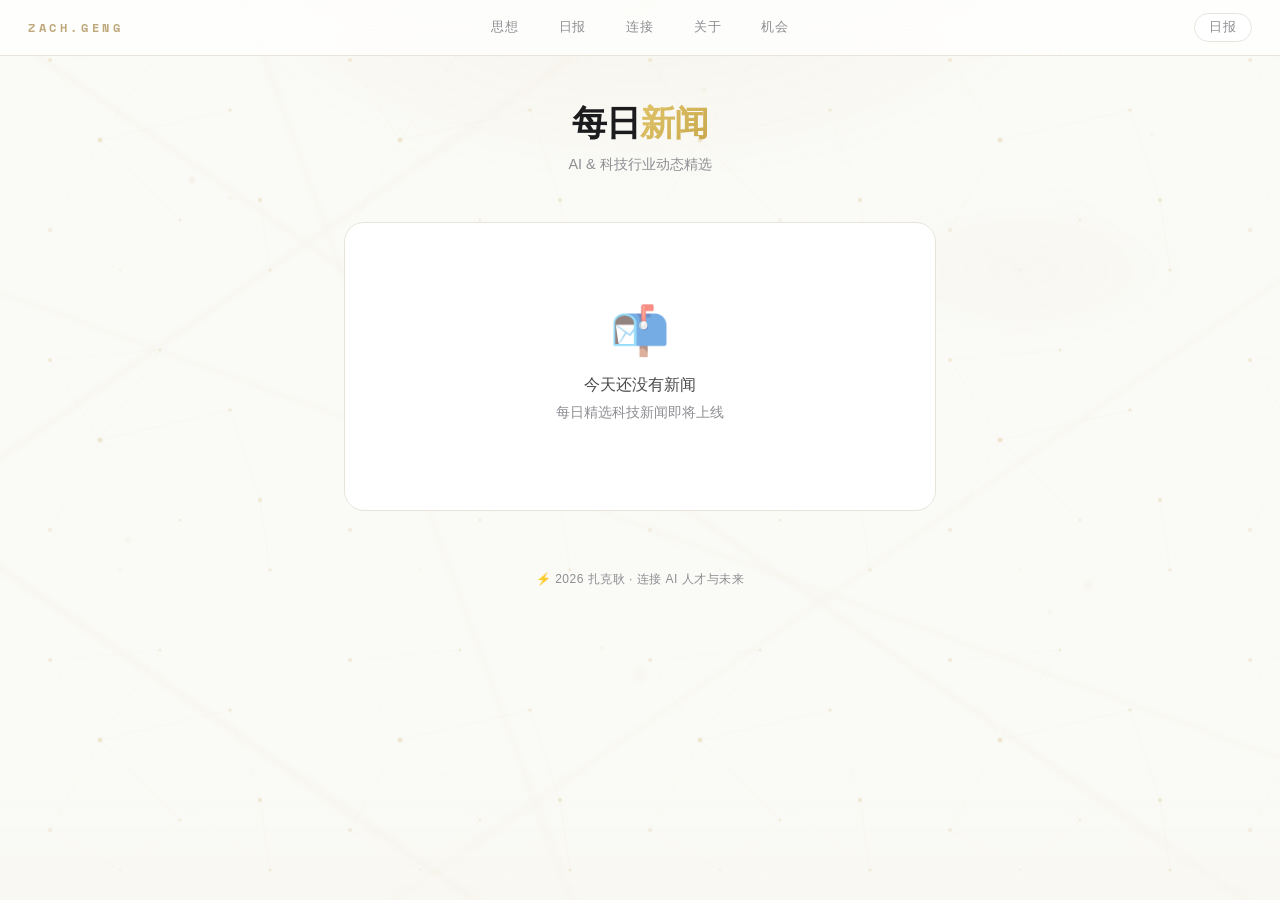
<file: news.html>
<!DOCTYPE html>
<html lang="zh-CN">
<head>
    <meta charset="UTF-8">
    <meta name="viewport" content="width=device-width, initial-scale=1.0">
    <title>ZACH ｜ 涌现与回响 Emergence</title>
    <link rel="icon" href="favicon.svg" type="image/svg+xml">
    <link href="https://fonts.googleapis.com/css2?family=Inter:wght@300;400;500;600;700&family=Playfair+Display:ital,wght@0,400;0,700;1,700&family=Space+Mono&display=swap" rel="stylesheet">
    <style>
        * { margin: 0; padding: 0; box-sizing: border-box; }
        :root {
            --gold: #C9A84C;
            --gold-light: #E0C46A;
            --gold-subtle: rgba(201,168,76,0.08);
            --bg: #FAFAF7;
            --bg-card: #FFFFFF;
            --text-primary: #1C1C1E;
            --text-body: #4A4A4A;
            --text-muted: #8E8E93;
            --text-faint: #C7C7CC;
            --border: #E8E4DC;
            --radius-md: 20px;
            --radius-sm: 12px;
        }
        html { scroll-behavior: smooth; }
        body {
            font-family: -apple-system, 'PingFang SC', 'Microsoft YaHei', sans-serif;
            background: var(--bg);
            color: var(--text-primary);
            min-height: 100vh;
            -webkit-font-smoothing: antialiased;
        }
        body::before {
            content: '';
            position: fixed;
            top: 0; left: 0; right: 0; bottom: 0;
            z-index: 0;
            pointer-events: none;
            background:
                /* 重复网络纹理（节点+连接线） */
                url("static/network-pattern.svg") repeat,
                /* 大型网络节点 — 分布在页面各处 */
                radial-gradient(circle 5px at 15% 20%, rgba(201,168,76,0.12) 0%, transparent 100%),
                radial-gradient(circle 3px at 18% 22%, rgba(201,168,76,0.08) 0%, transparent 100%),
                radial-gradient(circle 8px at 30% 45%, rgba(201,168,76,0.06) 0%, transparent 100%),
                radial-gradient(circle 4px at 33% 48%, rgba(201,168,76,0.08) 0%, transparent 100%),
                radial-gradient(circle 6px at 70% 30%, rgba(201,168,76,0.07) 0%, transparent 100%),
                radial-gradient(circle 3px at 73% 33%, rgba(201,168,76,0.09) 0%, transparent 100%),
                radial-gradient(circle 7px at 85% 65%, rgba(201,168,76,0.06) 0%, transparent 100%),
                radial-gradient(circle 3px at 82% 68%, rgba(201,168,76,0.08) 0%, transparent 100%),
                radial-gradient(circle 10px at 50% 75%, rgba(201,168,76,0.05) 0%, transparent 100%),
                radial-gradient(circle 4px at 47% 72%, rgba(201,168,76,0.07) 0%, transparent 100%),
                radial-gradient(circle 5px at 10% 60%, rgba(201,168,76,0.06) 0%, transparent 100%),
                radial-gradient(circle 6px at 60% 55%, rgba(201,168,76,0.05) 0%, transparent 100%),
                radial-gradient(circle 4px at 55% 10%, rgba(201,168,76,0.08) 0%, transparent 100%),
                radial-gradient(circle 3px at 90% 15%, rgba(201,168,76,0.07) 0%, transparent 100%),
                /* 连接线 — 角度直线连接节点簇 */
                linear-gradient(35deg, transparent 18%, rgba(201,168,76,0.03) 18.5%, transparent 19%),
                linear-gradient(35deg, transparent 48%, rgba(201,168,76,0.025) 48.5%, transparent 49%),
                linear-gradient(145deg, transparent 25%, rgba(201,168,76,0.025) 25.5%, transparent 26%),
                linear-gradient(145deg, transparent 65%, rgba(201,168,76,0.02) 65.5%, transparent 66%),
                linear-gradient(70deg, transparent 35%, rgba(201,168,76,0.02) 35.5%, transparent 36%),
                linear-gradient(200deg, transparent 55%, rgba(201,168,76,0.02) 55.5%, transparent 56%),
                /* 柔和暖光环境 */
                radial-gradient(ellipse 60% 45% at 50% -5%, rgba(201,168,76,0.07) 0%, transparent 60%),
                radial-gradient(ellipse 30% 20% at 80% 30%, rgba(201,168,76,0.03) 0%, transparent 50%);
        }
        body::after {
            content: '';
            position: fixed;
            bottom: 0; left: 0; right: 0;
            height: 40vh;
            z-index: 0;
            pointer-events: none;
            background: linear-gradient(0deg, rgba(201,168,76,0.02) 0%, transparent 40%);
        }

        .navbar {
            position: fixed;
            top: 0; left: 0; right: 0;
            height: 56px;
            display: flex;
            align-items: center;
            justify-content: center;
            gap: 40px;
            background: rgba(255,255,255,0.75);
            backdrop-filter: blur(30px);
            -webkit-backdrop-filter: blur(30px);
            border-bottom: 1px solid var(--border);
            z-index: 100;
        }
        .navbar a {
            color: var(--text-muted);
            text-decoration: none;
            font-size: 0.8rem;
            font-weight: 500;
            letter-spacing: 0.8px;
            transition: color 0.3s;
        }
        .navbar a:hover { color: var(--text-primary); }
        .nav-brand {
            position: absolute;
            left: 28px;
            font-size: 0.85rem;
            font-weight: 600;
            color: var(--text-primary);
            letter-spacing: 1px;
        }
        .nav-back {
            position: absolute;
            right: 28px;
            font-size: 0.8rem !important;
            padding: 5px 14px;
            border-radius: 980px;
            background: #fff;
            border: 1px solid var(--border);
            transition: all 0.3s !important;
        }
        .nav-back:hover {
            border-color: var(--gold);
            color: var(--gold) !important;
        }

        .container {
            max-width: 640px;
            margin: 0 auto;
            padding: 100px 24px 60px;
            position: relative;
            z-index: 1;
        }

        header {
            text-align: center;
            margin-bottom: 48px;
            opacity: 0;
            animation: fadeUp 0.8s ease 0.3s forwards;
        }
        h1 {
            font-size: 2.2rem;
            font-weight: 700;
            letter-spacing: -1px;
            margin-bottom: 8px;
            color: var(--text-primary);
        }
        h1 span {
            background: linear-gradient(135deg, var(--gold-light), var(--gold));
            -webkit-background-clip: text;
            -webkit-text-fill-color: transparent;
            background-clip: text;
        }
        .subtitle {
            color: var(--text-muted);
            font-size: 0.9rem;
        }

        @keyframes fadeUp {
            from { opacity: 0; transform: translateY(24px); }
            to   { opacity: 1; transform: translateY(0); }
        }

        .empty-state {
            text-align: center;
            padding: 80px 20px;
            background: var(--bg-card);
            border: 1px solid var(--border);
            border-radius: var(--radius-md);
            opacity: 0;
            animation: fadeUp 0.8s ease 0.6s forwards;
        }
        .empty-state .icon {
            font-size: 3rem;
            margin-bottom: 16px;
            opacity: 0.6;
        }
        .empty-state p {
            font-size: 1rem;
            margin-bottom: 8px;
            color: var(--text-body);
        }
        .empty-state .hint {
            font-size: 0.85rem;
            color: var(--text-muted);
        }

        .footer {
            text-align: center;
            margin-top: 60px;
            color: var(--text-muted);
            font-size: 0.75rem;
            letter-spacing: 0.5px;
        }
        .footer span { color: var(--gold); }

        @media (max-width: 768px) {
            .navbar { justify-content: flex-end; padding-right: 16px; gap: 20px; }
            .nav-brand { position: static; }
            .nav-back { position: static; }
            .container { padding: 80px 16px 40px; }
            h1 { font-size: 1.6rem; }
        }
        @media (prefers-reduced-motion: reduce) {
            * { animation-duration: 0.01ms !important; transition-duration: 0.01ms !important; }
        }

        ::-webkit-scrollbar { width: 4px; }
        ::-webkit-scrollbar-track { background: var(--bg); }
        ::-webkit-scrollbar-thumb { background: var(--border); border-radius: 2px; }
        ::-webkit-scrollbar-thumb:hover { background: var(--gold); }
    </style>
</head>
<body>
    <nav class="navbar">
        <div class="nav-brand" style="font-family: 'Space Mono', monospace; font-size: 0.75rem; letter-spacing: 0.3em; color: #bfa87a; text-transform: uppercase; font-weight: bold;">ZACH.GENG</div>
        <a href="index.html#thoughts">思想</a>
        <a href="index.html#daily">日报</a>
        <a href="index.html#connect">连接</a>
        <a href="about.html">关于</a>
        <a href="jobs.html">机会</a>
        <a href="daily.html" class="nav-back">日报</a>
    </nav>

    <div class="container">
        <header>
            <h1>每日<span>新闻</span></h1>
            <p class="subtitle">AI & 科技行业动态精选</p>
        </header>

        <div class="empty-state">
            <div class="icon">📬</div>
            <p>今天还没有新闻</p>
            <p class="hint">每日精选科技新闻即将上线</p>
        </div>

        <div class="footer"><span>⚡</span> 2026 扎克耿 · 连接 AI 人才与未来</div>
    </div>
</body>
</html>
</file>
